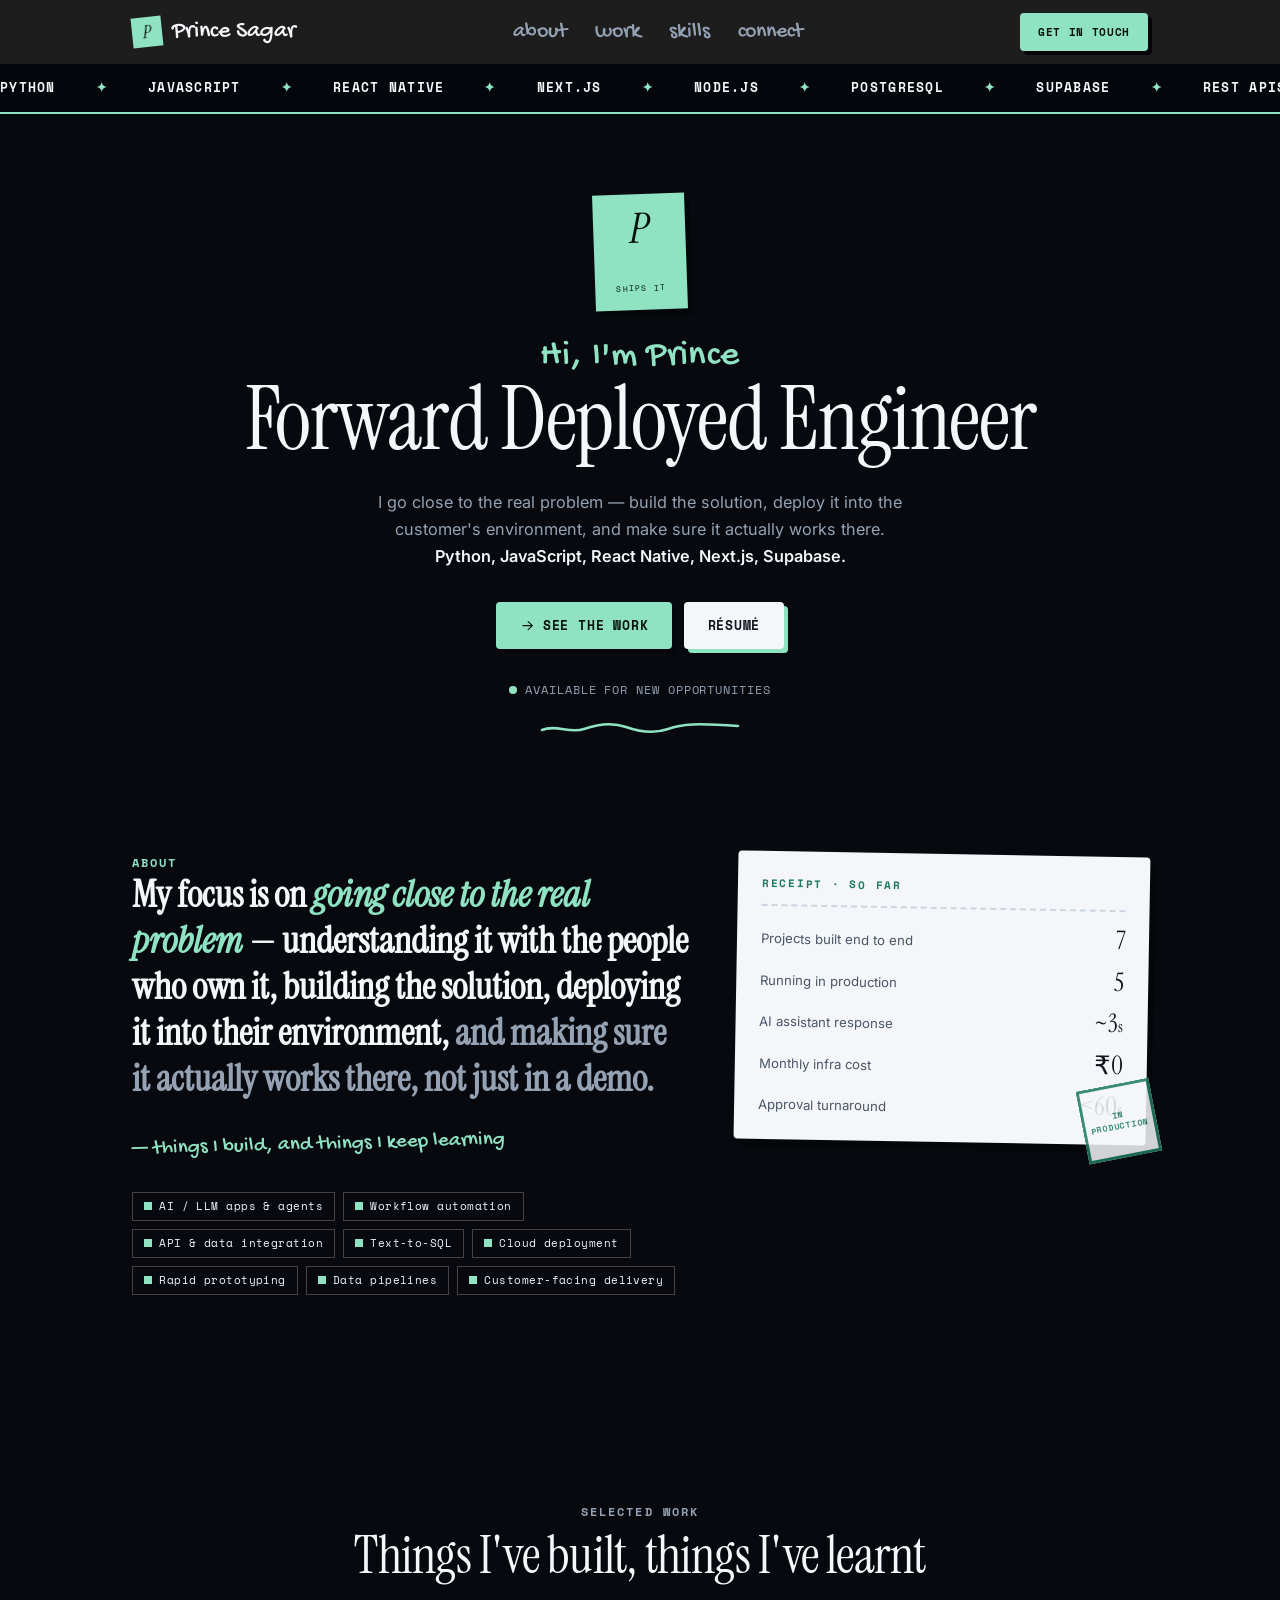
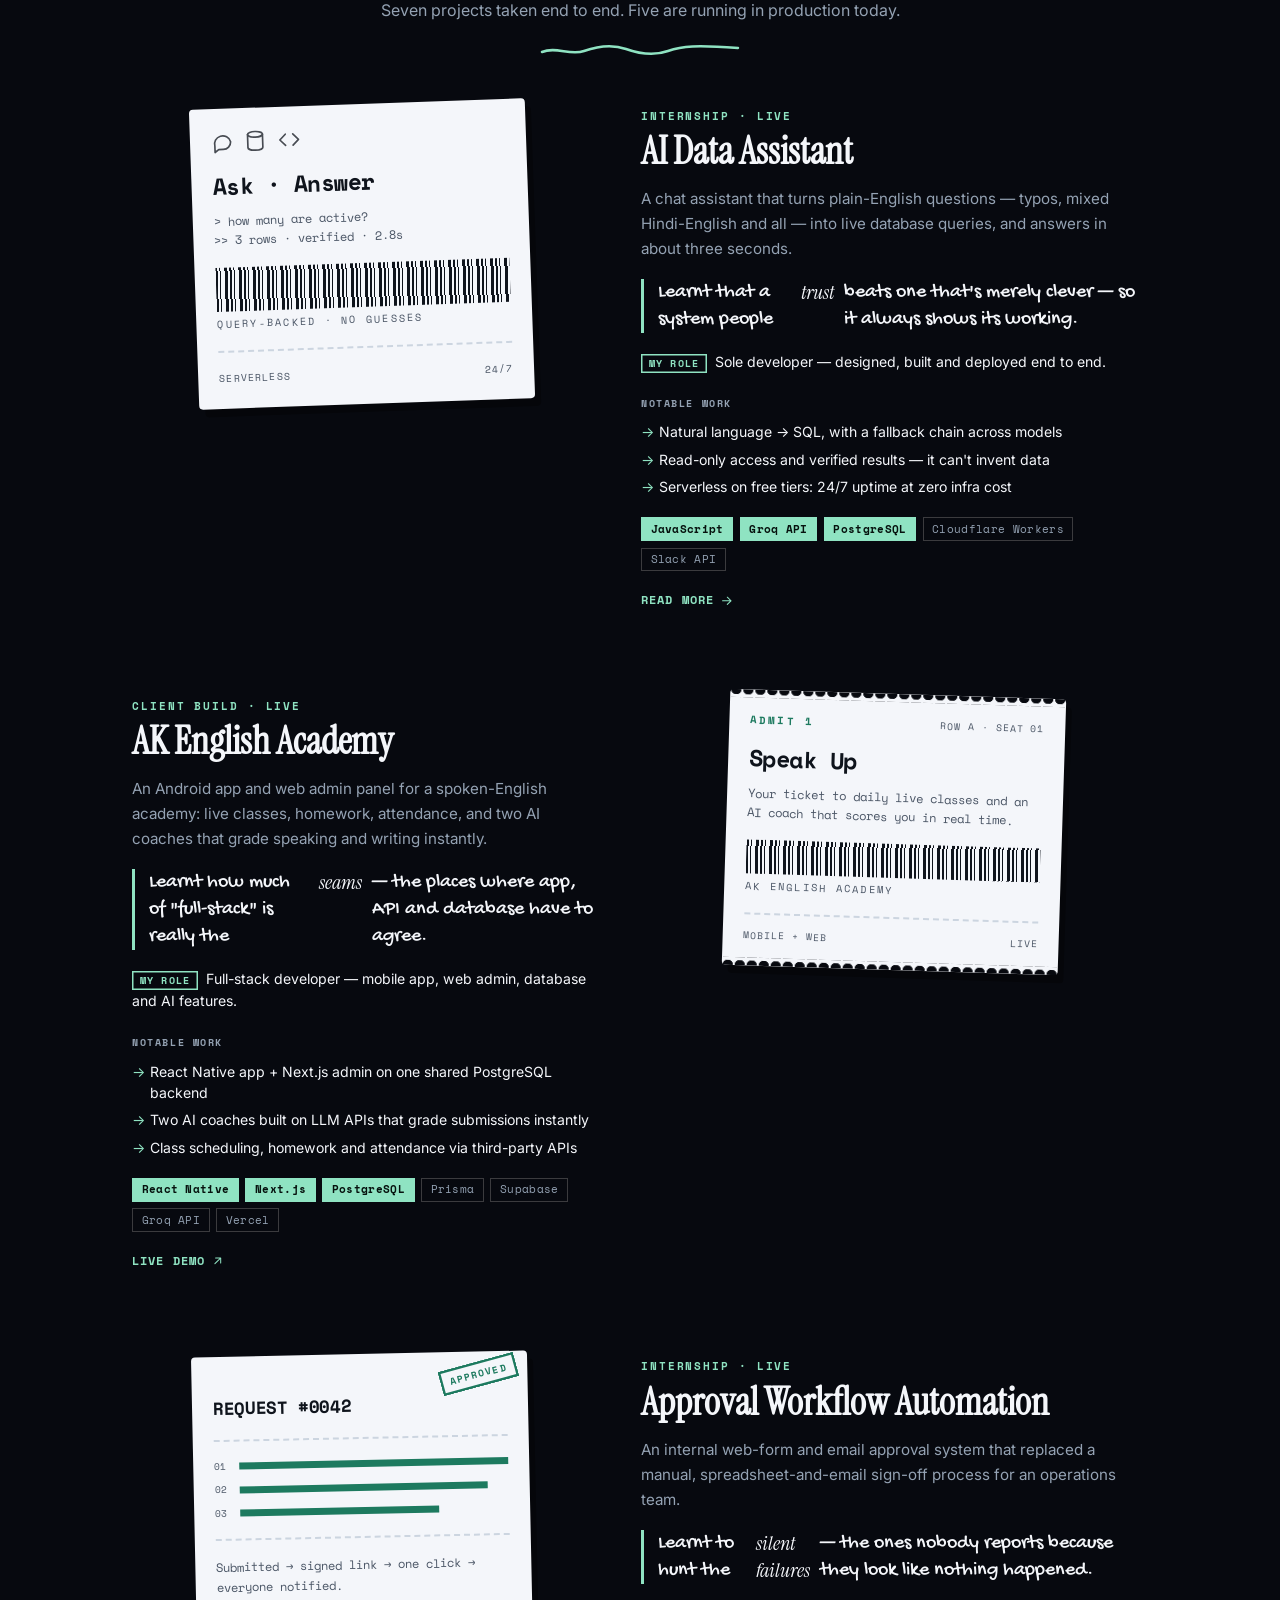
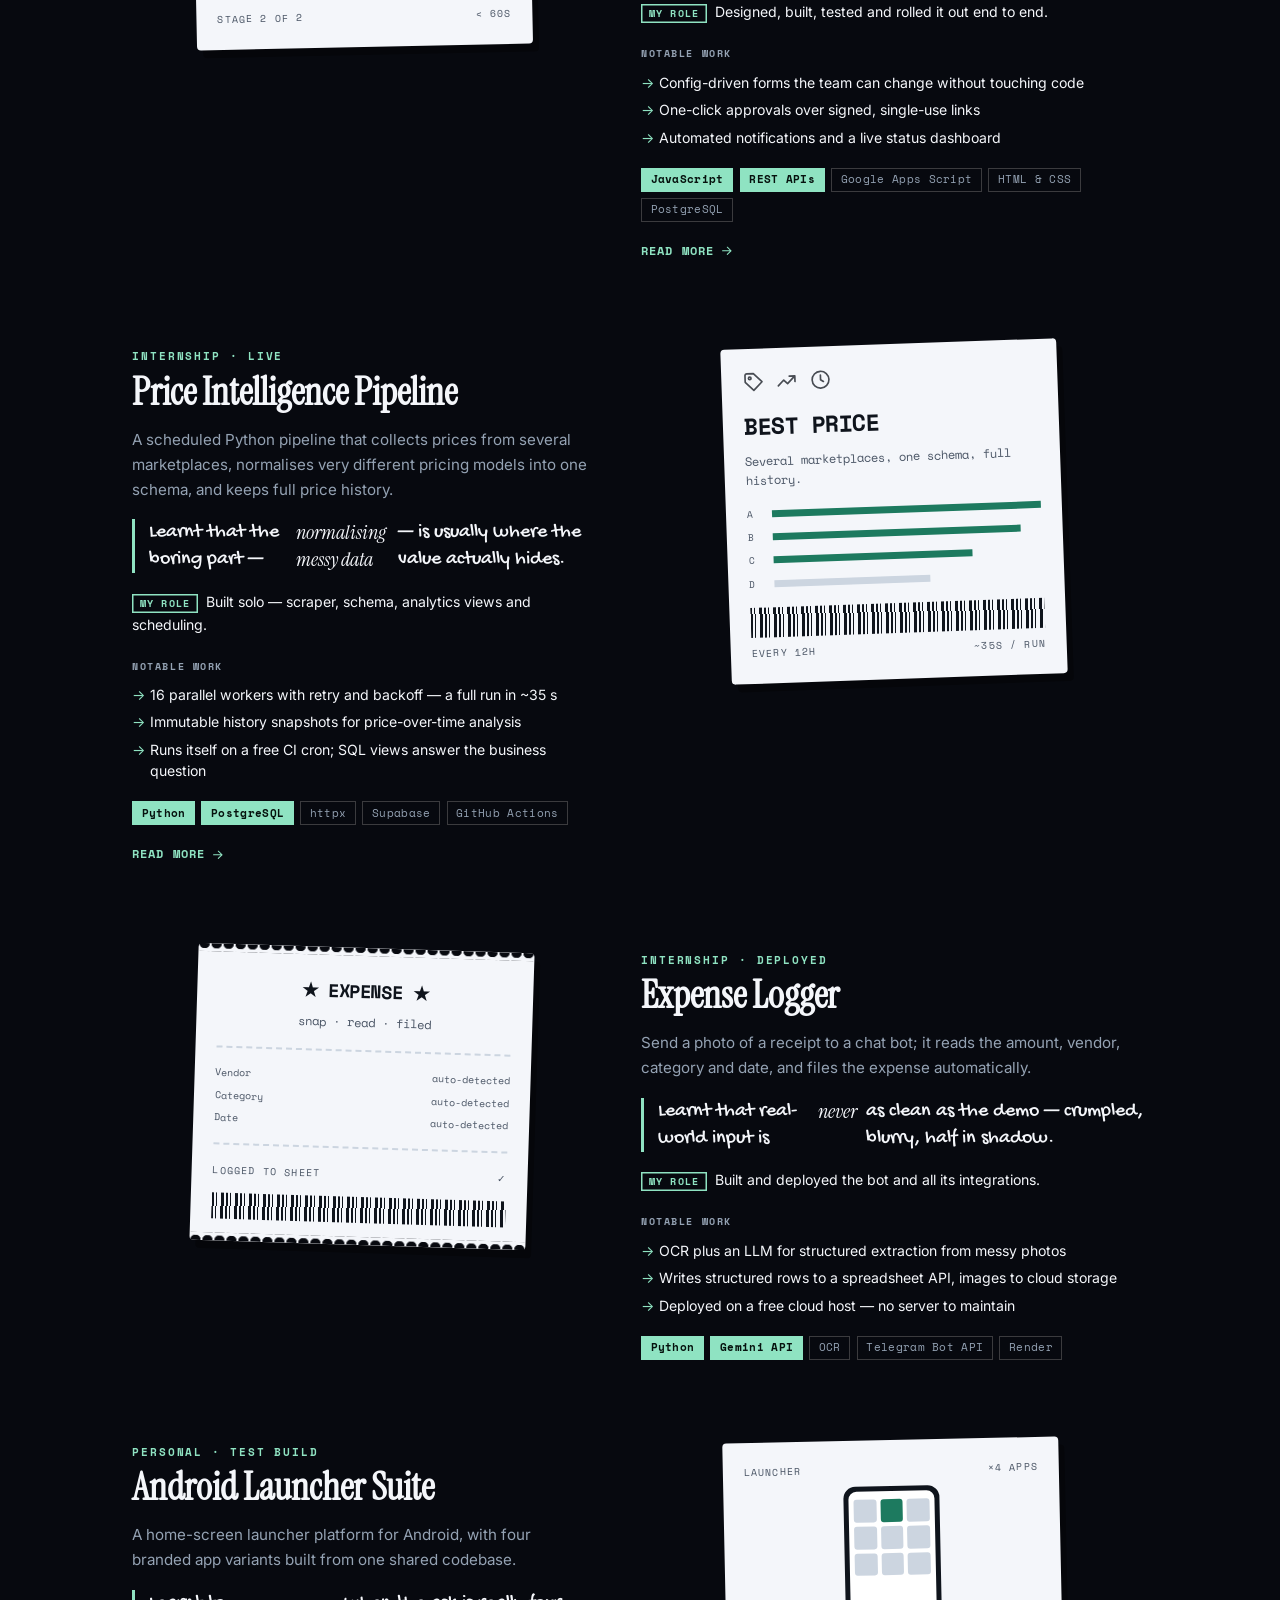
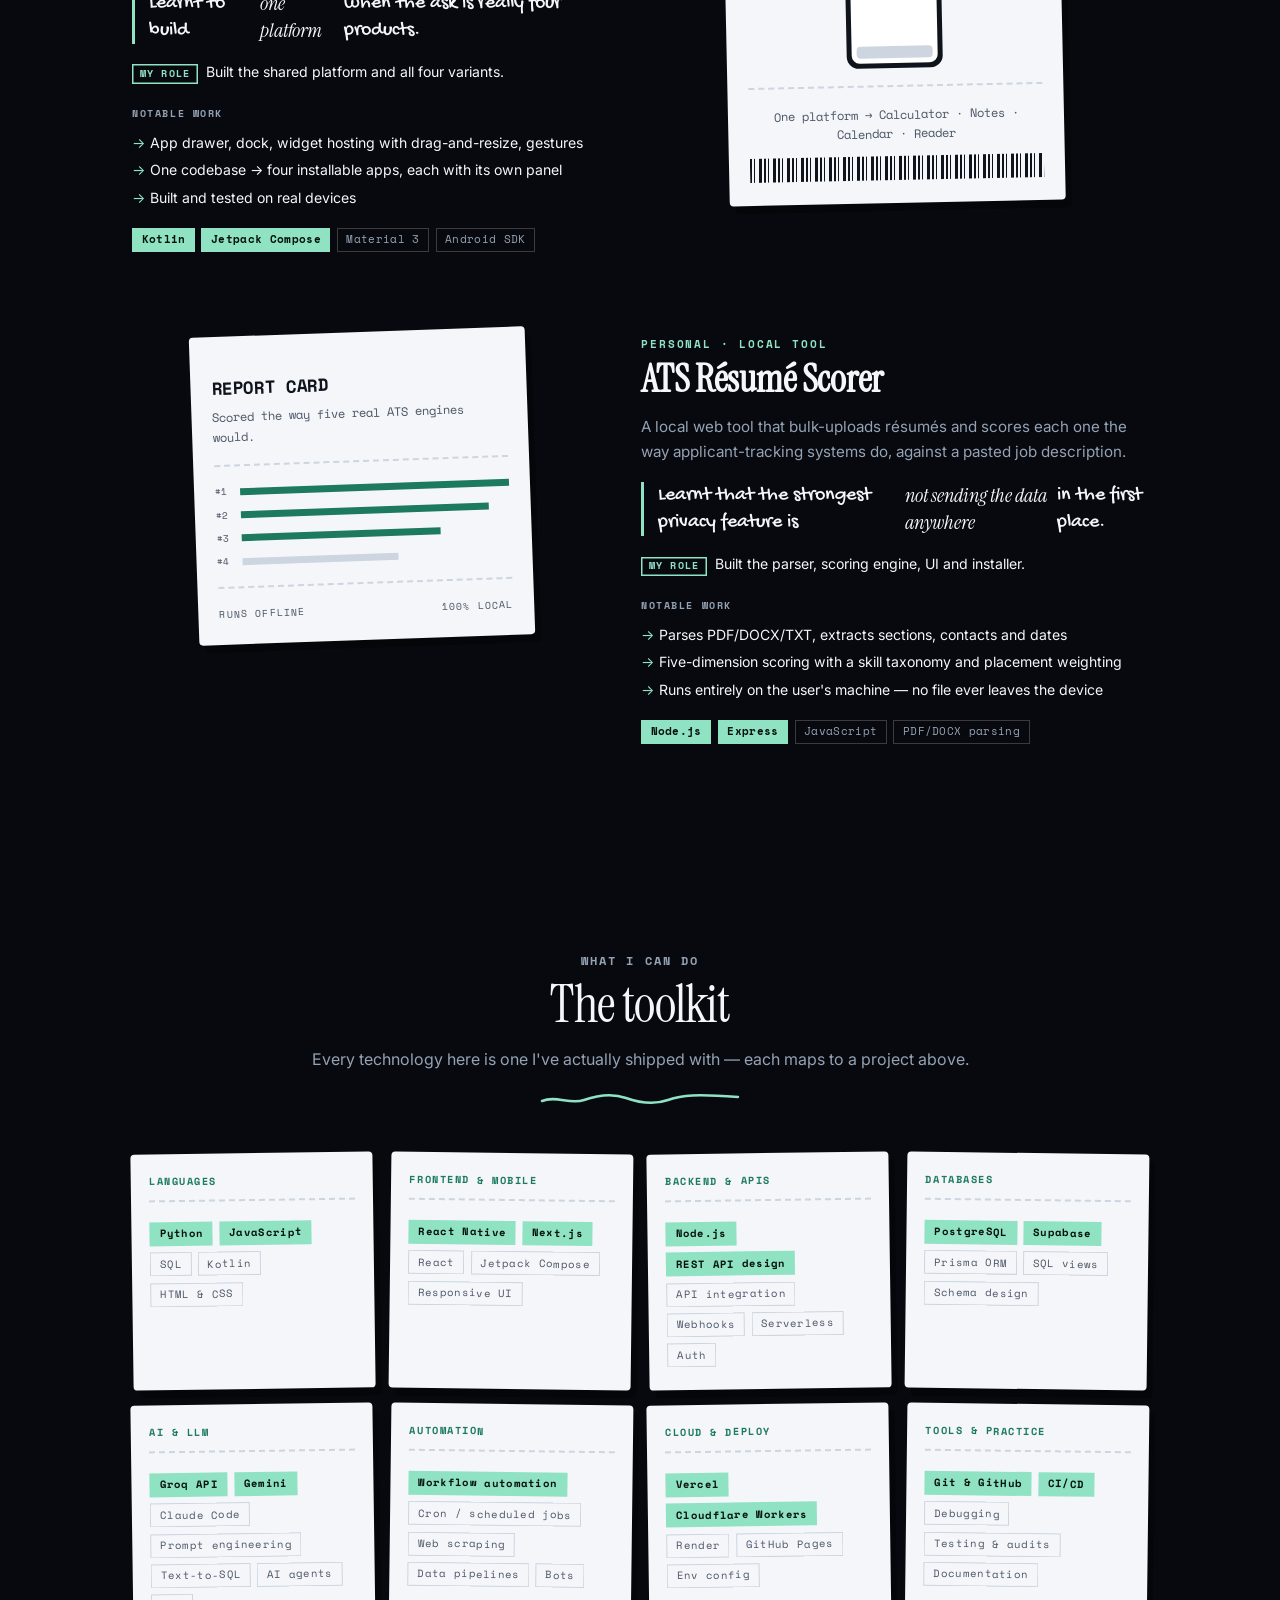
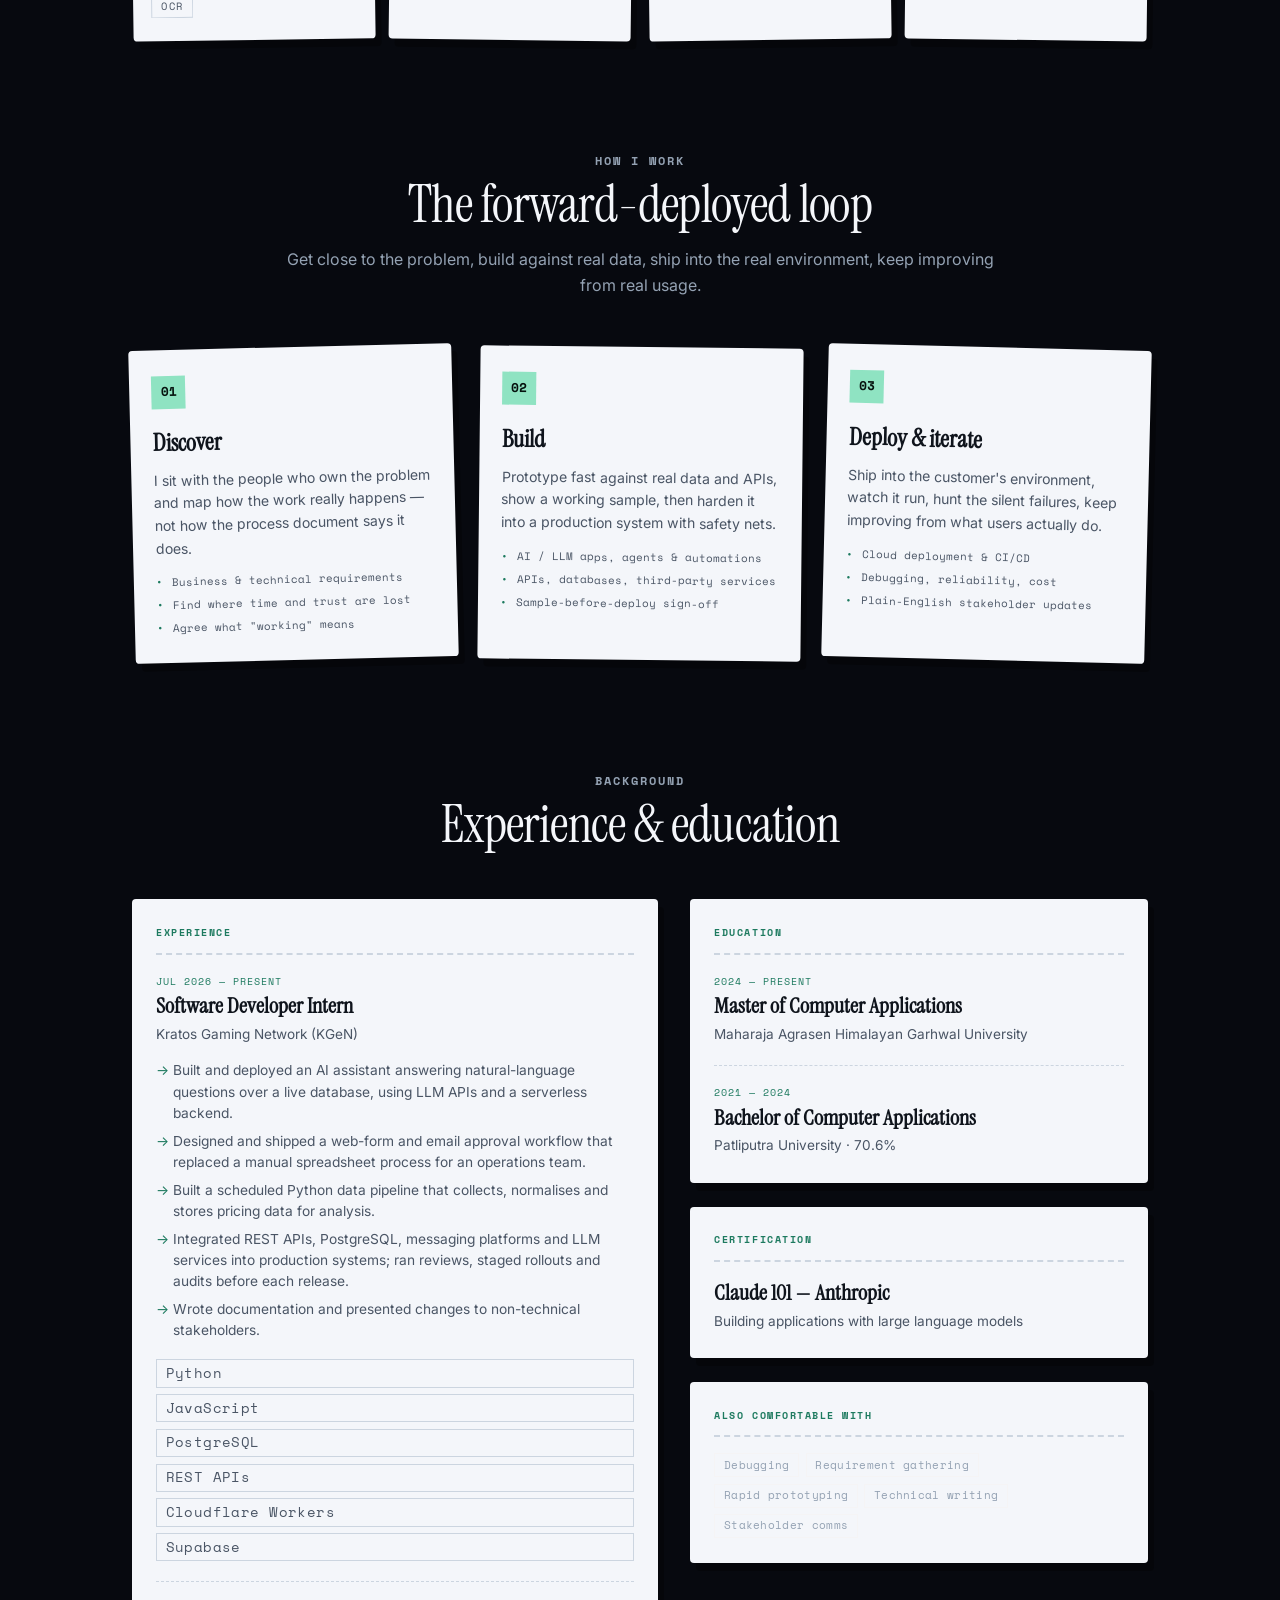
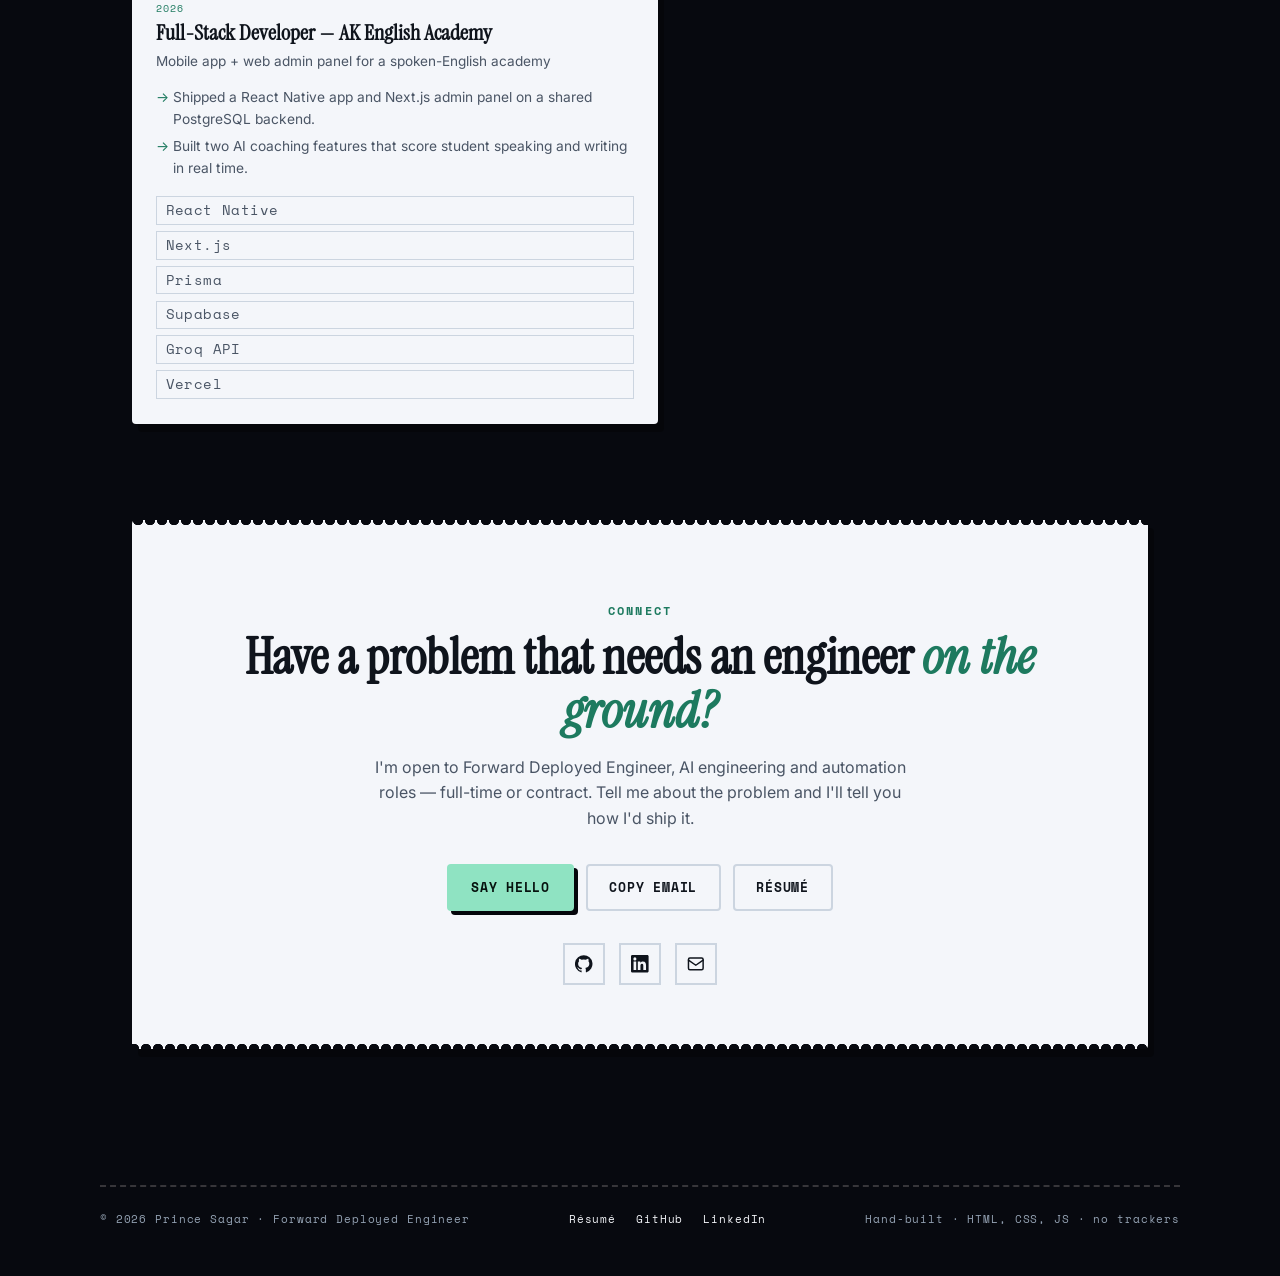
<file: index.html>
<!DOCTYPE html>
<html lang="en">
<head>
  <meta charset="UTF-8">
  <meta name="viewport" content="width=device-width, initial-scale=1.0">

  <title>Prince Sagar — Forward Deployed Engineer</title>
  <meta name="description" content="Prince Sagar is a Forward Deployed Engineer — he works with the people who own a problem, builds AI and automation solutions, deploys them into real environments and keeps them working. Python, JavaScript, React Native, Next.js, Supabase.">
  <meta name="author" content="Prince Sagar">
  <meta name="theme-color" content="#07090f">

  <meta property="og:type" content="website">
  <meta property="og:title" content="Prince Sagar — Forward Deployed Engineer">
  <meta property="og:description" content="I go close to the real problem, build the solution, deploy it, and make sure it actually works.">
  <meta property="og:url" content="https://sagarprince05.github.io">
  <meta property="og:image" content="https://sagarprince05.github.io/assets/og.png">
  <meta name="twitter:card" content="summary_large_image">

  <link rel="icon" href="assets/favicon.svg?v=20260929d" type="image/svg+xml">
  <link rel="canonical" href="https://sagarprince05.github.io">

  <link rel="preconnect" href="https://fonts.googleapis.com">
  <link rel="preconnect" href="https://fonts.gstatic.com" crossorigin>
  <link href="https://fonts.googleapis.com/css2?family=Inter:wght@400;500;600;700&family=Instrument+Serif:ital@0;1&family=Space+Mono:wght@400;700&family=Gochi+Hand&display=swap" rel="stylesheet">
  <link rel="stylesheet" href="styles.css?v=20260929d">

  <script type="application/ld+json">
  {
    "@context": "https://schema.org",
    "@type": "Person",
    "name": "Prince Sagar",
    "jobTitle": "Forward Deployed Engineer",
    "url": "https://sagarprince05.github.io",
    "image": "https://sagarprince05.github.io/assets/prince.webp",
    "email": "mailto:prince.nbt05@gmail.com",
    "sameAs": ["https://github.com/sagarprince05", "https://www.linkedin.com/in/prince-sagar-b469223b5"],
    "knowsAbout": ["Forward deployed engineering", "Software development", "Python", "JavaScript", "React Native", "Next.js", "Backend development", "REST APIs", "Supabase", "PostgreSQL", "AI and LLM integration", "Automation", "Git", "Cloud deployment"],
    "alumniOf": [
      { "@type": "CollegeOrUniversity", "name": "Maharaja Agrasen Himalayan Garhwal University" },
      { "@type": "CollegeOrUniversity", "name": "Patliputra University" }
    ]
  }
  </script>
</head>
<body>
  <a class="skip-link" href="#content">Skip to content</a>

  <!-- ============ HEADER ============ -->
  <header class="site-header" id="top">
    <div class="container nav-bar">
      <a class="brand" href="#top"><span class="seal" aria-hidden="true">P</span>Prince Sagar</a>
      <nav class="nav-links" aria-label="Primary">
        <a class="nav-link" href="#about">about</a>
        <a class="nav-link" href="#work">work</a>
        <a class="nav-link" href="#skills">skills</a>
        <a class="nav-link" href="#contact">connect</a>
      </nav>
      <div class="nav-actions">
        <a class="btn btn-accent" href="mailto:prince.nbt05@gmail.com">Get in touch</a>
        <button class="nav-toggle" type="button" aria-label="Open menu" aria-expanded="false" aria-controls="nav-panel">
          <svg class="icon-open" viewBox="0 0 24 24" fill="none" stroke="currentColor" stroke-width="2" stroke-linecap="round" aria-hidden="true"><path d="M4 7h16M4 12h16M4 17h16"/></svg>
          <svg class="icon-close" viewBox="0 0 24 24" fill="none" stroke="currentColor" stroke-width="2" stroke-linecap="round" aria-hidden="true"><path d="M6 6l12 12M18 6 6 18"/></svg>
        </button>
      </div>
    </div>
    <nav class="container nav-panel" id="nav-panel" aria-label="Mobile">
      <a href="#about">about</a>
      <a href="#work">work</a>
      <a href="#skills">skills</a>
      <a href="#contact">connect</a>
    </nav>
  </header>

  <main id="content">

    <!-- ============ TICKER ============ -->
    <div class="ticker" aria-label="Tools I work with">
      <div class="ticker-track">
        <span>Python</span><span>JavaScript</span><span>React Native</span><span>Next.js</span><span>Node.js</span><span>PostgreSQL</span><span>Supabase</span><span>REST APIs</span><span>Groq</span><span>Gemini</span><span>Git</span><span>Vercel</span><span>Kotlin</span>
        <span aria-hidden="true">Python</span><span aria-hidden="true">JavaScript</span><span aria-hidden="true">React Native</span><span aria-hidden="true">Next.js</span><span aria-hidden="true">Node.js</span><span aria-hidden="true">PostgreSQL</span><span aria-hidden="true">Supabase</span><span aria-hidden="true">REST APIs</span><span aria-hidden="true">Groq</span><span aria-hidden="true">Gemini</span><span aria-hidden="true">Git</span><span aria-hidden="true">Vercel</span><span aria-hidden="true">Kotlin</span>
      </div>
    </div>

    <!-- ============ HERO ============ -->
    <section class="hero container" aria-labelledby="hero-title">
      <div class="hero-seal">
        <span class="glyph" aria-hidden="true">P</span>
        <span class="sub">Ships it</span>
      </div>
      <h1 class="hero-title display" id="hero-title">
        <span class="l1">Hi, I'm Prince</span>
        <span class="l2">Forward Deployed Engineer</span>
      </h1>
      <p class="hero-blurb">I go close to the real problem — build the solution, deploy it into the customer's environment, and make sure it actually works there. <strong>Python, JavaScript, React&nbsp;Native, Next.js, Supabase.</strong></p>
      <div class="hero-actions">
        <a class="btn btn-accent" href="#work">
          <svg viewBox="0 0 20 20" fill="currentColor" aria-hidden="true"><path fill-rule="evenodd" d="M3 10a.75.75 0 0 1 .75-.75h10.638L10.23 5.29a.75.75 0 1 1 1.04-1.08l5.5 5.25a.75.75 0 0 1 0 1.08l-5.5 5.25a.75.75 0 1 1-1.04-1.08l4.158-3.96H3.75A.75.75 0 0 1 3 10z" clip-rule="evenodd"/></svg>
          See the work
        </a>
        <a class="btn btn-paper" href="assets/resume.pdf" target="_blank" rel="noreferrer">Résumé</a>
      </div>
      <p class="hero-note"><span class="dot" aria-hidden="true"></span>Available for new opportunities</p>
      <svg class="rule" viewBox="0 0 200 12" fill="none" aria-hidden="true"><path d="M2 8c14-6 28 4 42-1s28-7 42-2 28 7 42 2 28-6 70-3" stroke="currentColor" stroke-width="2.5" stroke-linecap="round"/></svg>
    </section>

    <!-- ============ ABOUT ============ -->
    <section class="section container reveal" id="about" aria-labelledby="about-title">
      <div class="about-wrap">
        <div>
          <p class="eyebrow">About</p>
          <h2 class="about-statement" id="about-title">My focus is on <em>going close to the real problem</em> — understanding it with the people who own it, building the solution, deploying it into their environment, <span class="soft">and making sure it actually works there, not just in a demo.</span></h2>
          <p class="about-note">— things I&nbsp;build, and things I&nbsp;keep learning</p>
          <ul class="chips" aria-label="What I do">
            <li class="chip"><i aria-hidden="true"></i>AI / LLM apps &amp; agents</li>
            <li class="chip"><i aria-hidden="true"></i>Workflow automation</li>
            <li class="chip"><i aria-hidden="true"></i>API &amp; data integration</li>
            <li class="chip"><i aria-hidden="true"></i>Text-to-SQL</li>
            <li class="chip"><i aria-hidden="true"></i>Cloud deployment</li>
            <li class="chip"><i aria-hidden="true"></i>Rapid prototyping</li>
            <li class="chip"><i aria-hidden="true"></i>Data pipelines</li>
            <li class="chip"><i aria-hidden="true"></i>Customer-facing delivery</li>
          </ul>
        </div>

        <div class="paper postcard">
          <h3>Receipt · so far</h3>
          <dl>
            <div class="row"><dt>Projects built end to end</dt><dd>7</dd></div>
            <div class="row"><dt>Running in production</dt><dd>5</dd></div>
            <div class="row"><dt>AI assistant response</dt><dd>~3<small>s</small></dd></div>
            <div class="row"><dt>Monthly infra cost</dt><dd>₹0</dd></div>
            <div class="row"><dt>Approval turnaround</dt><dd>&lt;60<small>s</small></dd></div>
          </dl>
          <span class="stamp-mark" aria-hidden="true">In<br>Production</span>
        </div>
      </div>
    </section>

    <!-- ============ WORK ============ -->
    <section class="section container reveal" id="work" aria-labelledby="work-title">
      <div class="section-head">
        <p class="eyebrow">Selected work</p>
        <h2 class="display" id="work-title">Things I've built, things I've learnt</h2>
        <p>Seven projects taken end to end. Five are running in production today.</p>
        <svg class="rule" viewBox="0 0 200 12" fill="none" aria-hidden="true"><path d="M2 8c14-6 28 4 42-1s28-7 42-2 28 7 42 2 28-6 70-3" stroke="currentColor" stroke-width="2.5" stroke-linecap="round"/></svg>
      </div>

      <div class="work-list">

        <!-- 1 — printout / receipt with barcode -->
        <article class="entry">
          <div class="entry-art">
            <div class="paper artifact tilt-a">
              <div class="art-icons" aria-hidden="true">
                <svg viewBox="0 0 24 24" fill="none" stroke="currentColor" stroke-width="1.8" stroke-linecap="round" stroke-linejoin="round"><path d="M21 12a8 8 0 0 1-8 8H8l-4 3v-6.5A8 8 0 1 1 21 12z"/></svg>
                <svg viewBox="0 0 24 24" fill="none" stroke="currentColor" stroke-width="1.8" stroke-linecap="round" stroke-linejoin="round"><ellipse cx="12" cy="5" rx="8" ry="3"/><path d="M4 5v14c0 1.7 3.6 3 8 3s8-1.3 8-3V5"/></svg>
                <svg viewBox="0 0 24 24" fill="none" stroke="currentColor" stroke-width="1.8" stroke-linecap="round" stroke-linejoin="round"><path d="m8 6-6 6 6 6M16 6l6 6-6 6"/></svg>
              </div>
              <p class="art-title">Ask · Answer</p>
              <p class="art-sub">&gt; how many are active?<br>&gt;&gt; 3 rows · verified · 2.8s</p>
              <div class="barcode" aria-hidden="true"></div>
              <p class="barcode-num">QUERY-BACKED · NO GUESSES</p>
              <div class="art-divider" aria-hidden="true"></div>
              <div class="art-meta"><span>Serverless</span><span>24/7</span></div>
            </div>
          </div>
          <div class="entry-body">
            <p class="entry-kicker">Internship · Live</p>
            <h3 class="entry-title">AI Data Assistant</h3>
            <p class="entry-sum">A chat assistant that turns plain-English questions — typos, mixed Hindi-English and all — into live database queries, and answers in about three seconds.</p>
            <p class="entry-learnt">Learnt that a system people <em>trust</em> beats one that's merely clever — so it always shows its working.</p>
            <p class="entry-role"><span>My role</span>Sole developer — designed, built and deployed end to end.</p>
            <div class="entry-notable">
              <h4>Notable work</h4>
              <ul>
                <li>Natural language → SQL, with a fallback chain across models</li>
                <li>Read-only access and verified results — it can't invent data</li>
                <li>Serverless on free tiers: 24/7 uptime at zero infra cost</li>
              </ul>
            </div>
            <ul class="tags"><li class="key">JavaScript</li><li class="key">Groq API</li><li class="key">PostgreSQL</li><li>Cloudflare Workers</li><li>Slack API</li></ul>
            <div class="entry-links">
              <a class="entry-link" href="projects/ai-data-assistant.html">Read more
                <svg viewBox="0 0 20 20" fill="currentColor" aria-hidden="true"><path fill-rule="evenodd" d="M3 10a.75.75 0 0 1 .75-.75h10.638L10.23 5.29a.75.75 0 1 1 1.04-1.08l5.5 5.25a.75.75 0 0 1 0 1.08l-5.5 5.25a.75.75 0 1 1-1.04-1.08l4.158-3.96H3.75A.75.75 0 0 1 3 10z" clip-rule="evenodd"/></svg>
              </a>
            </div>
          </div>
        </article>

        <!-- 2 — ADMIT ONE ticket -->
        <article class="entry">
          <div class="entry-art">
            <div class="paper artifact ticket tilt-b perf">
              <div class="ticket-head">
                <span class="admit">ADMIT 1</span>
                <span class="ticket-seat">ROW&nbsp;A · SEAT&nbsp;01</span>
              </div>
              <p class="art-title" style="margin-top:0.7rem">Speak&nbsp;Up</p>
              <p class="art-sub">Your ticket to daily live classes and an AI coach that scores you in real time.</p>
              <div class="barcode" aria-hidden="true" style="height:34px"></div>
              <p class="barcode-num">AK ENGLISH ACADEMY</p>
              <div class="ticket-stub">
                <span class="ticket-seat">MOBILE + WEB</span>
                <span class="ticket-seat">LIVE</span>
              </div>
            </div>
          </div>
          <div class="entry-body">
            <p class="entry-kicker">Client build · Live</p>
            <h3 class="entry-title">AK English Academy</h3>
            <p class="entry-sum">An Android app and web admin panel for a spoken-English academy: live classes, homework, attendance, and two AI coaches that grade speaking and writing instantly.</p>
            <p class="entry-learnt">Learnt how much of "full-stack" is really the <em>seams</em> — the places where app, API and database have to agree.</p>
            <p class="entry-role"><span>My role</span>Full-stack developer — mobile app, web admin, database and AI features.</p>
            <div class="entry-notable">
              <h4>Notable work</h4>
              <ul>
                <li>React Native app + Next.js admin on one shared PostgreSQL backend</li>
                <li>Two AI coaches built on LLM APIs that grade submissions instantly</li>
                <li>Class scheduling, homework and attendance via third-party APIs</li>
              </ul>
            </div>
            <ul class="tags"><li class="key">React Native</li><li class="key">Next.js</li><li class="key">PostgreSQL</li><li>Prisma</li><li>Supabase</li><li>Groq API</li><li>Vercel</li></ul>
            <div class="entry-links">
              <a class="entry-link" href="https://ak-english-academy.vercel.app" target="_blank" rel="noreferrer">Live demo
                <svg viewBox="0 0 20 20" fill="currentColor" aria-hidden="true"><path fill-rule="evenodd" d="M5.22 14.78a.75.75 0 0 0 1.06 0l7.22-7.22v5.69a.75.75 0 0 0 1.5 0v-7.5a.75.75 0 0 0-.75-.75h-7.5a.75.75 0 0 0 0 1.5h5.69l-7.22 7.22a.75.75 0 0 0 0 1.06z" clip-rule="evenodd"/></svg>
              </a>
            </div>
          </div>
        </article>

        <!-- 3 — stamped form -->
        <article class="entry">
          <div class="entry-art">
            <div class="paper artifact tilt-c">
              <span class="approved" aria-hidden="true">APPROVED</span>
              <p class="art-title" style="font-size:1.1rem">REQUEST&nbsp;#0042</p>
              <div class="art-divider" aria-hidden="true"></div>
              <div class="art-meter" aria-hidden="true">
                <div class="m"><span>01</span><b style="width:100%"></b></div>
                <div class="m"><span>02</span><b></b></div>
                <div class="m"><span>03</span><b></b></div>
              </div>
              <div class="art-divider" aria-hidden="true"></div>
              <p class="art-sub">Submitted&nbsp;→ signed link&nbsp;→ one click&nbsp;→ everyone notified.</p>
              <div class="art-meta" style="margin-top:0.9rem"><span>Stage 2 of 2</span><span>&lt; 60s</span></div>
            </div>
          </div>
          <div class="entry-body">
            <p class="entry-kicker">Internship · Live</p>
            <h3 class="entry-title">Approval Workflow Automation</h3>
            <p class="entry-sum">An internal web-form and email approval system that replaced a manual, spreadsheet-and-email sign-off process for an operations team.</p>
            <p class="entry-learnt">Learnt to hunt the <em>silent failures</em> — the ones nobody reports because they look like nothing happened.</p>
            <p class="entry-role"><span>My role</span>Designed, built, tested and rolled it out end to end.</p>
            <div class="entry-notable">
              <h4>Notable work</h4>
              <ul>
                <li>Config-driven forms the team can change without touching code</li>
                <li>One-click approvals over signed, single-use links</li>
                <li>Automated notifications and a live status dashboard</li>
              </ul>
            </div>
            <ul class="tags"><li class="key">JavaScript</li><li class="key">REST APIs</li><li>Google Apps Script</li><li>HTML &amp; CSS</li><li>PostgreSQL</li></ul>
            <div class="entry-links">
              <a class="entry-link" href="projects/approval-automation.html">Read more
                <svg viewBox="0 0 20 20" fill="currentColor" aria-hidden="true"><path fill-rule="evenodd" d="M3 10a.75.75 0 0 1 .75-.75h10.638L10.23 5.29a.75.75 0 1 1 1.04-1.08l5.5 5.25a.75.75 0 0 1 0 1.08l-5.5 5.25a.75.75 0 1 1-1.04-1.08l4.158-3.96H3.75A.75.75 0 0 1 3 10z" clip-rule="evenodd"/></svg>
              </a>
            </div>
          </div>
        </article>

        <!-- 4 — price / swing tag -->
        <article class="entry">
          <div class="entry-art">
            <div class="paper artifact tilt-a">
              <div class="art-icons" aria-hidden="true">
                <svg viewBox="0 0 24 24" fill="none" stroke="currentColor" stroke-width="1.8" stroke-linecap="round" stroke-linejoin="round"><path d="M3 12V5a2 2 0 0 1 2-2h7l9 9-9 9-9-9z"/><circle cx="8" cy="8" r="1.4"/></svg>
                <svg viewBox="0 0 24 24" fill="none" stroke="currentColor" stroke-width="1.8" stroke-linecap="round" stroke-linejoin="round"><path d="M3 17l6-6 4 4 8-8M15 7h6v6"/></svg>
                <svg viewBox="0 0 24 24" fill="none" stroke="currentColor" stroke-width="1.8" stroke-linecap="round" stroke-linejoin="round"><circle cx="12" cy="12" r="9"/><path d="M12 7v5l3 2"/></svg>
              </div>
              <p class="art-title">BEST&nbsp;PRICE</p>
              <p class="art-sub">Several marketplaces, one schema, full history.</p>
              <div class="art-meter" aria-hidden="true">
                <div class="m"><span>A</span><b></b></div>
                <div class="m"><span>B</span><b></b></div>
                <div class="m"><span>C</span><b></b></div>
                <div class="m"><span>D</span><b></b></div>
              </div>
              <div class="barcode" aria-hidden="true" style="height:30px;margin-top:1rem"></div>
              <div class="art-meta" style="margin-top:0.5rem"><span>Every 12h</span><span>~35s / run</span></div>
            </div>
          </div>
          <div class="entry-body">
            <p class="entry-kicker">Internship · Live</p>
            <h3 class="entry-title">Price Intelligence Pipeline</h3>
            <p class="entry-sum">A scheduled Python pipeline that collects prices from several marketplaces, normalises very different pricing models into one schema, and keeps full price history.</p>
            <p class="entry-learnt">Learnt that the boring part — <em>normalising messy data</em> — is usually where the value actually hides.</p>
            <p class="entry-role"><span>My role</span>Built solo — scraper, schema, analytics views and scheduling.</p>
            <div class="entry-notable">
              <h4>Notable work</h4>
              <ul>
                <li>16 parallel workers with retry and backoff — a full run in ~35 s</li>
                <li>Immutable history snapshots for price-over-time analysis</li>
                <li>Runs itself on a free CI cron; SQL views answer the business question</li>
              </ul>
            </div>
            <ul class="tags"><li class="key">Python</li><li class="key">PostgreSQL</li><li>httpx</li><li>Supabase</li><li>GitHub Actions</li></ul>
            <div class="entry-links">
              <a class="entry-link" href="projects/price-intelligence.html">Read more
                <svg viewBox="0 0 20 20" fill="currentColor" aria-hidden="true"><path fill-rule="evenodd" d="M3 10a.75.75 0 0 1 .75-.75h10.638L10.23 5.29a.75.75 0 1 1 1.04-1.08l5.5 5.25a.75.75 0 0 1 0 1.08l-5.5 5.25a.75.75 0 1 1-1.04-1.08l4.158-3.96H3.75A.75.75 0 0 1 3 10z" clip-rule="evenodd"/></svg>
              </a>
            </div>
          </div>
        </article>

        <!-- 5 — till receipt -->
        <article class="entry">
          <div class="entry-art">
            <div class="paper artifact tilt-b perf">
              <p class="art-title" style="font-size:1.15rem;text-align:center;margin-top:0.4rem">★ EXPENSE ★</p>
              <p class="art-sub" style="text-align:center">snap · read · filed</p>
              <div class="art-divider" aria-hidden="true"></div>
              <div class="art-meta" style="text-transform:none;letter-spacing:0"><span>Vendor</span><span>auto-detected</span></div>
              <div class="art-meta" style="text-transform:none;letter-spacing:0;margin-top:0.4rem"><span>Category</span><span>auto-detected</span></div>
              <div class="art-meta" style="text-transform:none;letter-spacing:0;margin-top:0.4rem"><span>Date</span><span>auto-detected</span></div>
              <div class="art-divider" aria-hidden="true"></div>
              <div class="art-meta"><span>Logged to sheet</span><span>✓</span></div>
              <div class="barcode" aria-hidden="true" style="height:26px;margin-top:0.9rem"></div>
            </div>
          </div>
          <div class="entry-body">
            <p class="entry-kicker">Internship · Deployed</p>
            <h3 class="entry-title">Expense Logger</h3>
            <p class="entry-sum">Send a photo of a receipt to a chat bot; it reads the amount, vendor, category and date, and files the expense automatically.</p>
            <p class="entry-learnt">Learnt that real-world input is <em>never</em> as clean as the demo — crumpled, blurry, half in shadow.</p>
            <p class="entry-role"><span>My role</span>Built and deployed the bot and all its integrations.</p>
            <div class="entry-notable">
              <h4>Notable work</h4>
              <ul>
                <li>OCR plus an LLM for structured extraction from messy photos</li>
                <li>Writes structured rows to a spreadsheet API, images to cloud storage</li>
                <li>Deployed on a free cloud host — no server to maintain</li>
              </ul>
            </div>
            <ul class="tags"><li class="key">Python</li><li class="key">Gemini API</li><li>OCR</li><li>Telegram Bot API</li><li>Render</li></ul>
          </div>
        </article>

        <!-- 6 — luggage tag with phone -->
        <article class="entry">
          <div class="entry-art">
            <div class="paper artifact tilt-c">
              <div class="art-meta"><span>Launcher</span><span>×4 apps</span></div>
              <div class="art-phone" aria-hidden="true"><div class="scr"><div class="apps"><i></i><i></i><i></i><i></i><i></i><i></i><i></i><i></i><i></i></div><div class="dock"></div></div></div>
              <div class="art-divider" aria-hidden="true"></div>
              <p class="art-sub" style="text-align:center">One platform → Calculator · Notes · Calendar · Reader</p>
              <div class="barcode" aria-hidden="true" style="height:24px;margin-top:0.8rem"></div>
            </div>
          </div>
          <div class="entry-body">
            <p class="entry-kicker">Personal · Test build</p>
            <h3 class="entry-title">Android Launcher Suite</h3>
            <p class="entry-sum">A home-screen launcher platform for Android, with four branded app variants built from one shared codebase.</p>
            <p class="entry-learnt">Learnt to build <em>one platform</em> when the ask is really four products.</p>
            <p class="entry-role"><span>My role</span>Built the shared platform and all four variants.</p>
            <div class="entry-notable">
              <h4>Notable work</h4>
              <ul>
                <li>App drawer, dock, widget hosting with drag-and-resize, gestures</li>
                <li>One codebase → four installable apps, each with its own panel</li>
                <li>Built and tested on real devices</li>
              </ul>
            </div>
            <ul class="tags"><li class="key">Kotlin</li><li class="key">Jetpack Compose</li><li>Material 3</li><li>Android SDK</li></ul>
          </div>
        </article>

        <!-- 7 — report card -->
        <article class="entry">
          <div class="entry-art">
            <div class="paper artifact tilt-a">
              <p class="art-title" style="font-size:1.1rem">REPORT&nbsp;CARD</p>
              <p class="art-sub">Scored the way five real ATS engines would.</p>
              <div class="art-divider" aria-hidden="true"></div>
              <div class="art-meter" aria-hidden="true">
                <div class="m"><span>#1</span><b></b></div>
                <div class="m"><span>#2</span><b></b></div>
                <div class="m"><span>#3</span><b></b></div>
                <div class="m"><span>#4</span><b></b></div>
              </div>
              <div class="art-divider" aria-hidden="true"></div>
              <div class="art-meta"><span>Runs offline</span><span>100% local</span></div>
            </div>
          </div>
          <div class="entry-body">
            <p class="entry-kicker">Personal · Local tool</p>
            <h3 class="entry-title">ATS Résumé Scorer</h3>
            <p class="entry-sum">A local web tool that bulk-uploads résumés and scores each one the way applicant-tracking systems do, against a pasted job description.</p>
            <p class="entry-learnt">Learnt that the strongest privacy feature is <em>not sending the data anywhere</em> in the first place.</p>
            <p class="entry-role"><span>My role</span>Built the parser, scoring engine, UI and installer.</p>
            <div class="entry-notable">
              <h4>Notable work</h4>
              <ul>
                <li>Parses PDF/DOCX/TXT, extracts sections, contacts and dates</li>
                <li>Five-dimension scoring with a skill taxonomy and placement weighting</li>
                <li>Runs entirely on the user's machine — no file ever leaves the device</li>
              </ul>
            </div>
            <ul class="tags"><li class="key">Node.js</li><li class="key">Express</li><li>JavaScript</li><li>PDF/DOCX parsing</li></ul>
          </div>
        </article>

      </div>
    </section>

    <!-- ============ SKILLS ============ -->
    <section class="section container reveal" id="skills" aria-labelledby="skills-title">
      <div class="section-head">
        <p class="eyebrow">What I can do</p>
        <h2 class="display" id="skills-title">The toolkit</h2>
        <p>Every technology here is one I've actually shipped with — each maps to a project above.</p>
        <svg class="rule" viewBox="0 0 200 12" fill="none" aria-hidden="true"><path d="M2 8c14-6 28 4 42-1s28-7 42-2 28 7 42 2 28-6 70-3" stroke="currentColor" stroke-width="2.5" stroke-linecap="round"/></svg>
      </div>
      <div class="skills-grid">
        <article class="paper skill-card">
          <h3>Languages</h3>
          <ul class="tags"><li class="key">Python</li><li class="key">JavaScript</li><li>SQL</li><li>Kotlin</li><li>HTML &amp; CSS</li></ul>
        </article>
        <article class="paper skill-card">
          <h3>Frontend &amp; Mobile</h3>
          <ul class="tags"><li class="key">React Native</li><li class="key">Next.js</li><li>React</li><li>Jetpack Compose</li><li>Responsive UI</li></ul>
        </article>
        <article class="paper skill-card">
          <h3>Backend &amp; APIs</h3>
          <ul class="tags"><li class="key">Node.js</li><li class="key">REST API design</li><li>API integration</li><li>Webhooks</li><li>Serverless</li><li>Auth</li></ul>
        </article>
        <article class="paper skill-card">
          <h3>Databases</h3>
          <ul class="tags"><li class="key">PostgreSQL</li><li class="key">Supabase</li><li>Prisma ORM</li><li>SQL views</li><li>Schema design</li></ul>
        </article>
        <article class="paper skill-card">
          <h3>AI &amp; LLM</h3>
          <ul class="tags"><li class="key">Groq API</li><li class="key">Gemini</li><li>Claude Code</li><li>Prompt engineering</li><li>Text-to-SQL</li><li>AI agents</li><li>OCR</li></ul>
        </article>
        <article class="paper skill-card">
          <h3>Automation</h3>
          <ul class="tags"><li class="key">Workflow automation</li><li>Cron / scheduled jobs</li><li>Web scraping</li><li>Data pipelines</li><li>Bots</li></ul>
        </article>
        <article class="paper skill-card">
          <h3>Cloud &amp; Deploy</h3>
          <ul class="tags"><li class="key">Vercel</li><li class="key">Cloudflare Workers</li><li>Render</li><li>GitHub Pages</li><li>Env config</li></ul>
        </article>
        <article class="paper skill-card">
          <h3>Tools &amp; Practice</h3>
          <ul class="tags"><li class="key">Git &amp; GitHub</li><li class="key">CI/CD</li><li>Debugging</li><li>Testing &amp; audits</li><li>Documentation</li></ul>
        </article>
      </div>
    </section>

    <!-- ============ PROCESS ============ -->
    <section class="section container reveal" id="process" aria-labelledby="process-title" style="padding-top:0">
      <div class="section-head">
        <p class="eyebrow">How I work</p>
        <h2 class="display" id="process-title">The forward-deployed loop</h2>
        <p>Get close to the problem, build against real data, ship into the real environment, keep improving from real usage.</p>
      </div>
      <div class="process">
        <article class="paper step">
          <div class="num">01</div>
          <h3>Discover</h3>
          <p>I sit with the people who own the problem and map how the work really happens — not how the process document says it does.</p>
          <ul><li>Business &amp; technical requirements</li><li>Find where time and trust are lost</li><li>Agree what "working" means</li></ul>
        </article>
        <article class="paper step">
          <div class="num">02</div>
          <h3>Build</h3>
          <p>Prototype fast against real data and APIs, show a working sample, then harden it into a production system with safety nets.</p>
          <ul><li>AI / LLM apps, agents &amp; automations</li><li>APIs, databases, third-party services</li><li>Sample-before-deploy sign-off</li></ul>
        </article>
        <article class="paper step">
          <div class="num">03</div>
          <h3>Deploy &amp; iterate</h3>
          <p>Ship into the customer's environment, watch it run, hunt the silent failures, keep improving from what users actually do.</p>
          <ul><li>Cloud deployment &amp; CI/CD</li><li>Debugging, reliability, cost</li><li>Plain-English stakeholder updates</li></ul>
        </article>
      </div>
    </section>

    <!-- ============ BACKGROUND ============ -->
    <section class="section container reveal" id="background" aria-labelledby="background-title" style="padding-top:0">
      <div class="section-head">
        <p class="eyebrow">Background</p>
        <h2 class="display" id="background-title">Experience &amp; education</h2>
      </div>
      <div class="two-col">
        <div class="paper panel">
          <h3>Experience</h3>
          <div class="entry-row">
            <span class="when">Jul 2026 — Present</span>
            <h4>Software Developer Intern</h4>
            <span class="where">Kratos Gaming Network (KGeN)</span>
            <ul>
              <li>Built and deployed an AI assistant answering natural-language questions over a live database, using LLM APIs and a serverless backend.</li>
              <li>Designed and shipped a web-form and email approval workflow that replaced a manual spreadsheet process for an operations team.</li>
              <li>Built a scheduled Python data pipeline that collects, normalises and stores pricing data for analysis.</li>
              <li>Integrated REST APIs, PostgreSQL, messaging platforms and LLM services into production systems; ran reviews, staged rollouts and audits before each release.</li>
              <li>Wrote documentation and presented changes to non-technical stakeholders.</li>
            </ul>
            <ul class="tags"><li>Python</li><li>JavaScript</li><li>PostgreSQL</li><li>REST APIs</li><li>Cloudflare Workers</li><li>Supabase</li></ul>
          </div>
          <div class="entry-row">
            <span class="when">2026</span>
            <h4>Full-Stack Developer — AK English Academy</h4>
            <span class="where">Mobile app + web admin panel for a spoken-English academy</span>
            <ul>
              <li>Shipped a React Native app and Next.js admin panel on a shared PostgreSQL backend.</li>
              <li>Built two AI coaching features that score student speaking and writing in real time.</li>
            </ul>
            <ul class="tags"><li>React Native</li><li>Next.js</li><li>Prisma</li><li>Supabase</li><li>Groq API</li><li>Vercel</li></ul>
          </div>
        </div>

        <div class="stack-col">
          <div class="paper panel">
            <h3>Education</h3>
            <div class="entry-row">
              <span class="when">2024 — Present</span>
              <h4>Master of Computer Applications</h4>
              <span class="where">Maharaja Agrasen Himalayan Garhwal University</span>
            </div>
            <div class="entry-row">
              <span class="when">2021 — 2024</span>
              <h4>Bachelor of Computer Applications</h4>
              <span class="where">Patliputra University · 70.6%</span>
            </div>
          </div>
          <div class="paper panel">
            <h3>Certification</h3>
            <div class="entry-row">
              <h4>Claude 101 — Anthropic</h4>
              <span class="where">Building applications with large language models</span>
            </div>
          </div>
          <div class="paper panel">
            <h3>Also comfortable with</h3>
            <ul class="tags" style="margin-top:1rem">
              <li>Debugging</li><li>Requirement gathering</li><li>Rapid prototyping</li><li>Technical writing</li><li>Stakeholder comms</li>
            </ul>
          </div>
        </div>
      </div>
    </section>

    <!-- ============ CONTACT ============ -->
    <section class="section container reveal" id="contact" aria-labelledby="contact-title" style="padding-top:0">
      <div class="paper contact-card perf">
        <p class="eyebrow">Connect</p>
        <h2 id="contact-title">Have a problem that needs an engineer <em>on the ground?</em></h2>
        <p>I'm open to Forward Deployed Engineer, AI engineering and automation roles — full-time or contract. Tell me about the problem and I'll tell you how I'd ship it.</p>
        <div class="contact-actions">
          <a class="btn btn-accent" href="mailto:prince.nbt05@gmail.com">Say hello</a>
          <button class="btn btn-outline copy-email" type="button" data-email="prince.nbt05@gmail.com"><span class="copy-label">Copy email</span></button>
          <a class="btn btn-outline" href="assets/resume.pdf" target="_blank" rel="noreferrer">Résumé</a>
        </div>
        <ul class="socials" aria-label="Social links">
          <li><a href="https://github.com/sagarprince05" target="_blank" rel="noreferrer" aria-label="GitHub"><svg viewBox="0 0 24 24" fill="currentColor" aria-hidden="true"><path d="M12 .3a12 12 0 0 0-3.8 23.4c.6.1.8-.3.8-.6v-2c-3.3.7-4-1.6-4-1.6-.6-1.4-1.4-1.8-1.4-1.8-1.1-.7.1-.7.1-.7 1.2.1 1.8 1.2 1.8 1.2 1.1 1.9 2.8 1.3 3.5 1 .1-.8.4-1.3.8-1.6-2.7-.3-5.5-1.3-5.5-5.9 0-1.3.5-2.4 1.2-3.2-.1-.3-.5-1.5.1-3.2 0 0 1-.3 3.3 1.2a11.5 11.5 0 0 1 6 0c2.3-1.5 3.3-1.2 3.3-1.2.7 1.7.2 2.9.1 3.2.8.8 1.2 1.9 1.2 3.2 0 4.6-2.8 5.6-5.5 5.9.4.4.8 1.1.8 2.2v3.3c0 .3.2.7.8.6A12 12 0 0 0 12 .3z"/></svg></a></li>
          <li><a href="https://www.linkedin.com/in/prince-sagar-b469223b5" target="_blank" rel="noreferrer" aria-label="LinkedIn"><svg viewBox="0 0 24 24" fill="currentColor" aria-hidden="true"><path d="M20.4 20.5h-3.6v-5.6c0-1.3 0-3-1.8-3s-2.1 1.4-2.1 2.9v5.7H9.3V9h3.4v1.6h.1c.5-.9 1.6-1.8 3.4-1.8 3.6 0 4.3 2.4 4.3 5.5v6.2zM5.3 7.4a2.1 2.1 0 1 1 0-4.2 2.1 2.1 0 0 1 0 4.2zM7.1 20.5H3.5V9h3.6v11.5zM22.2 0H1.8C.8 0 0 .8 0 1.7v20.6c0 .9.8 1.7 1.8 1.7h20.4c1 0 1.8-.8 1.8-1.7V1.7C24 .8 23.2 0 22.2 0z"/></svg></a></li>
          <li><a href="mailto:prince.nbt05@gmail.com" aria-label="Email"><svg viewBox="0 0 24 24" fill="none" stroke="currentColor" stroke-width="2" stroke-linecap="round" stroke-linejoin="round" aria-hidden="true"><rect x="2" y="4" width="20" height="16" rx="2"/><path d="m2 7 10 7 10-7"/></svg></a></li>
        </ul>
      </div>
    </section>

  </main>

  <footer class="site-footer container">
    <div class="row">
      <span>© <span id="year"></span> Prince Sagar · Forward Deployed Engineer</span>
      <span class="links">
        <a href="assets/resume.pdf" target="_blank" rel="noreferrer">Résumé</a>
        <a href="https://github.com/sagarprince05" target="_blank" rel="noreferrer">GitHub</a>
        <a href="https://www.linkedin.com/in/prince-sagar-b469223b5" target="_blank" rel="noreferrer">LinkedIn</a>
      </span>
      <span>Hand-built · HTML, CSS, JS · no trackers</span>
    </div>
  </footer>

  <script src="script.js?v=20260929d" defer></script>
</body>
</html>
</file>
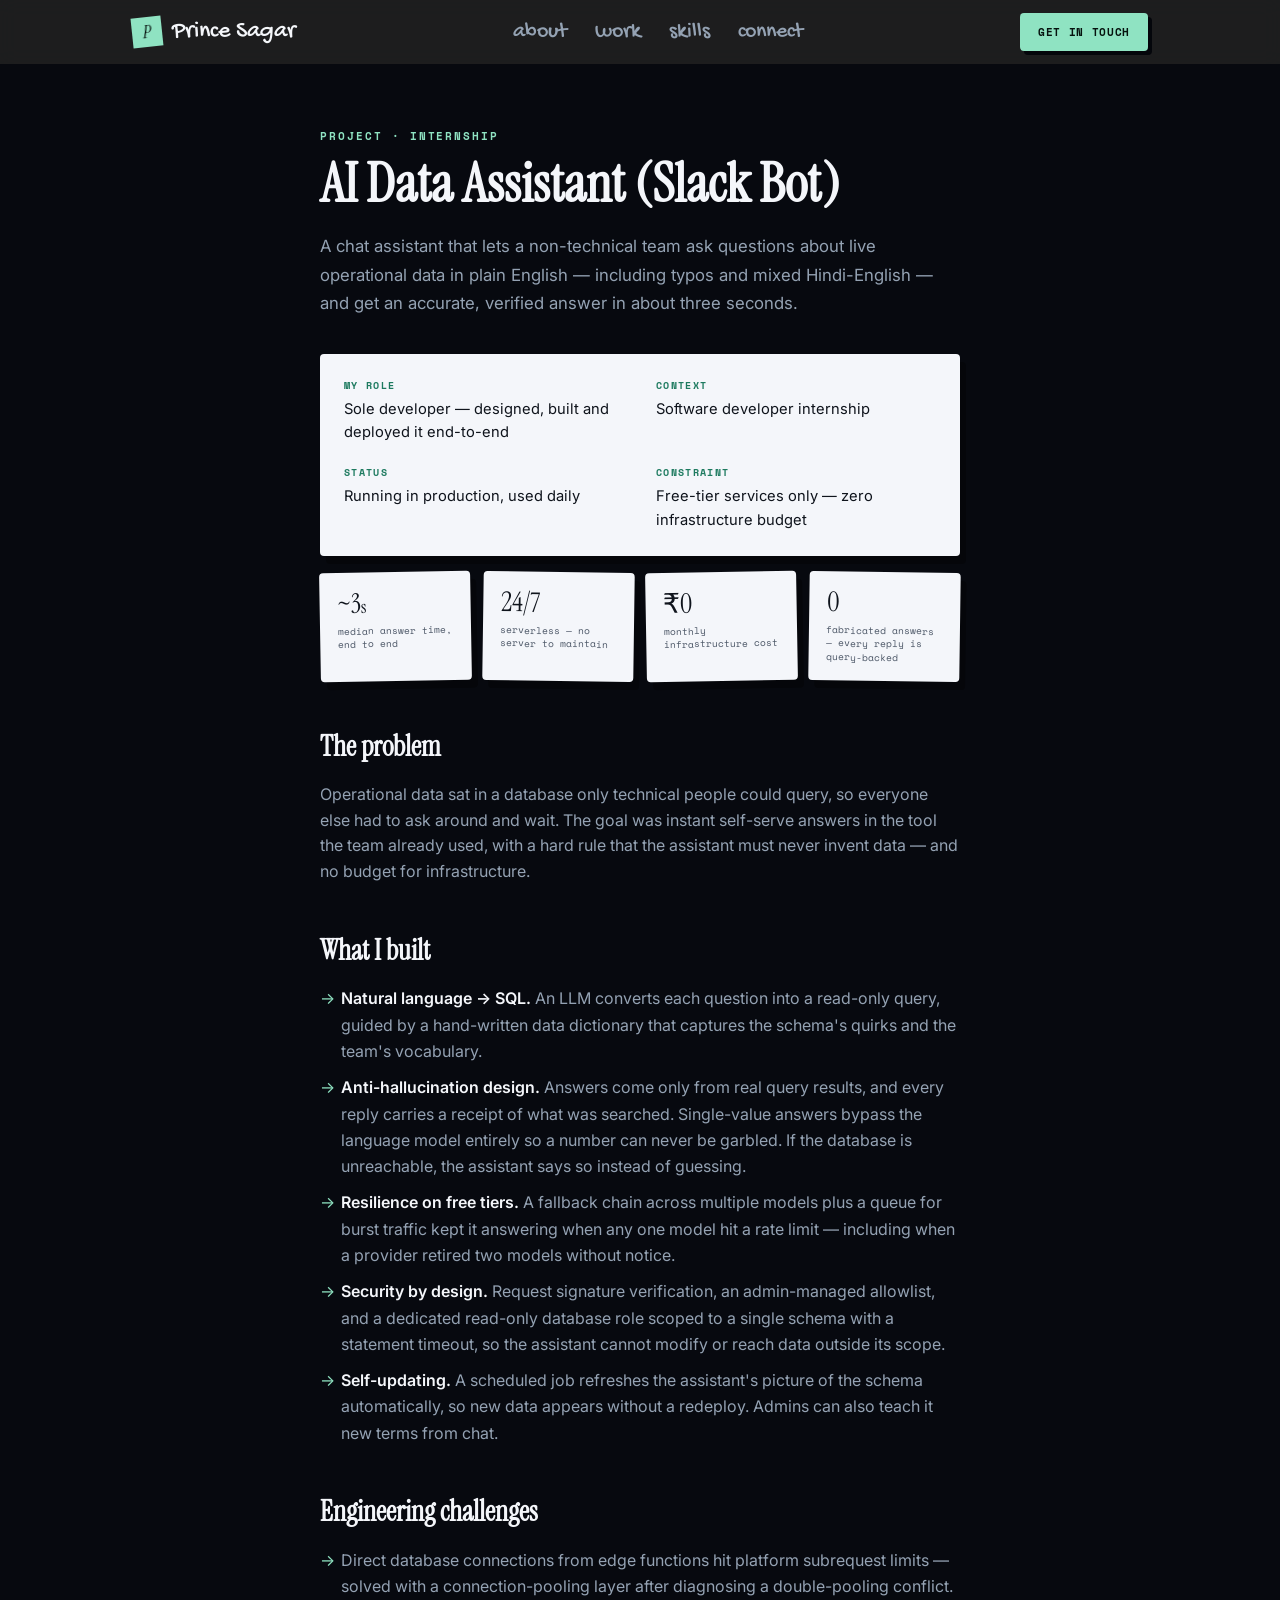
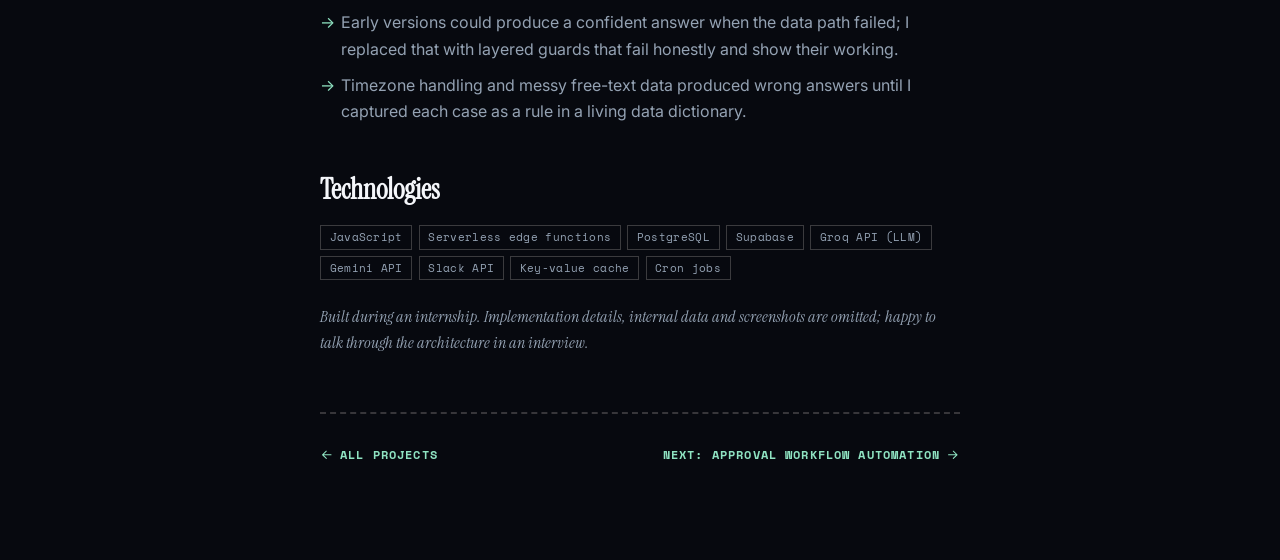
<file: projects/ai-data-assistant.html>
<!DOCTYPE html>
<html lang="en">
<head>
  <meta charset="UTF-8">
  <meta name="viewport" content="width=device-width, initial-scale=1.0">
  <title>AI Data Assistant (Slack Bot) — Prince Sagar</title>
  <meta name="description" content="A chat assistant that turns plain-English questions into live database queries and returns verified answers in about three seconds — built with LLM APIs, PostgreSQL and a serverless backend.">
  <meta name="author" content="Prince Sagar">
  <meta name="theme-color" content="#07090f">
  <meta property="og:type" content="article">
  <meta property="og:title" content="AI Data Assistant (Slack Bot) — Prince Sagar">
  <meta property="og:description" content="Plain-English questions → verified database answers in ~3 seconds, running 24/7 on a free serverless stack.">
  <meta property="og:url" content="https://sagarprince05.github.io/projects/ai-data-assistant.html">
  <meta property="og:image" content="https://sagarprince05.github.io/assets/og.png">
  <meta name="twitter:card" content="summary_large_image">
  <link rel="canonical" href="https://sagarprince05.github.io/projects/ai-data-assistant.html">
  <link rel="icon" href="../assets/favicon.svg?v=20260929d" type="image/svg+xml">
  <link rel="preconnect" href="https://fonts.googleapis.com">
  <link rel="preconnect" href="https://fonts.gstatic.com" crossorigin>
  <link href="https://fonts.googleapis.com/css2?family=Inter:wght@400;500;600;700&family=Instrument+Serif:ital@0;1&family=Space+Mono:wght@400;700&family=Gochi+Hand&display=swap" rel="stylesheet">
  <link rel="stylesheet" href="../styles.css?v=20260929d">
</head>
<body>
  <a class="skip-link" href="#content">Skip to content</a>
  <header class="site-header">
    <div class="container nav-bar">
      <a class="brand" href="../index.html"><span class="seal" aria-hidden="true">P</span>Prince Sagar</a>
      <nav class="nav-links" aria-label="Primary">
        <a href="../index.html#about">about</a>
        <a href="../index.html#work">work</a>
        <a href="../index.html#skills">skills</a>
        <a href="../index.html#contact">connect</a>
      </nav>
      <div class="nav-actions">
        <a class="btn btn-accent" href="mailto:prince.nbt05@gmail.com">Get in touch</a>
        <button class="nav-toggle" type="button" aria-label="Open menu" aria-expanded="false" aria-controls="nav-panel">
          <svg class="icon-open" viewBox="0 0 24 24" fill="none" stroke="currentColor" stroke-width="2" stroke-linecap="round" aria-hidden="true"><path d="M4 7h16M4 12h16M4 17h16"/></svg>
          <svg class="icon-close" viewBox="0 0 24 24" fill="none" stroke="currentColor" stroke-width="2" stroke-linecap="round" aria-hidden="true"><path d="M6 6l12 12M18 6 6 18"/></svg>
        </button>
      </div>
    </div>
    <nav class="container nav-panel" id="nav-panel" aria-label="Mobile">
      <a href="../index.html#about">about</a>
      <a href="../index.html#work">work</a>
      <a href="../index.html#skills">skills</a>
      <a href="../index.html#contact">connect</a>
    </nav>
  </header>

  <main id="content" class="case">
    <article>
      <header class="reveal">
        <p class="case-eyebrow">Project · Internship</p>
        <h1 class="case-title">AI Data Assistant (Slack Bot)</h1>
        <p class="case-lede">A chat assistant that lets a non-technical team ask questions about live operational data in plain English — including typos and mixed Hindi-English — and get an accurate, verified answer in about three seconds.</p>

        <dl class="paper case-meta">
          <div><dt>My role</dt><dd>Sole developer — designed, built and deployed it end-to-end</dd></div>
          <div><dt>Context</dt><dd>Software developer internship</dd></div>
          <div><dt>Status</dt><dd>Running in production, used daily</dd></div>
          <div><dt>Constraint</dt><dd>Free-tier services only — zero infrastructure budget</dd></div>
        </dl>

        <ul class="stats" aria-label="Highlights">
          <li class="paper stat"><div class="stat-value">~3<small>s</small></div><div class="stat-label">median answer time, end to end</div></li>
          <li class="paper stat"><div class="stat-value">24/7</div><div class="stat-label">serverless — no server to maintain</div></li>
          <li class="paper stat"><div class="stat-value">₹0</div><div class="stat-label">monthly infrastructure cost</div></li>
          <li class="paper stat"><div class="stat-value">0</div><div class="stat-label">fabricated answers — every reply is query-backed</div></li>
        </ul>
      </header>

      <div class="prose reveal">
        <h2>The problem</h2>
        <p>Operational data sat in a database only technical people could query, so everyone else had to ask around and wait. The goal was instant self-serve answers in the tool the team already used, with a hard rule that the assistant must never invent data — and no budget for infrastructure.</p>

        <h2>What I built</h2>
        <ul>
          <li><strong>Natural language → SQL.</strong> An LLM converts each question into a read-only query, guided by a hand-written data dictionary that captures the schema's quirks and the team's vocabulary.</li>
          <li><strong>Anti-hallucination design.</strong> Answers come only from real query results, and every reply carries a receipt of what was searched. Single-value answers bypass the language model entirely so a number can never be garbled. If the database is unreachable, the assistant says so instead of guessing.</li>
          <li><strong>Resilience on free tiers.</strong> A fallback chain across multiple models plus a queue for burst traffic kept it answering when any one model hit a rate limit — including when a provider retired two models without notice.</li>
          <li><strong>Security by design.</strong> Request signature verification, an admin-managed allowlist, and a dedicated read-only database role scoped to a single schema with a statement timeout, so the assistant cannot modify or reach data outside its scope.</li>
          <li><strong>Self-updating.</strong> A scheduled job refreshes the assistant's picture of the schema automatically, so new data appears without a redeploy. Admins can also teach it new terms from chat.</li>
        </ul>

        <h2>Engineering challenges</h2>
        <ul>
          <li>Direct database connections from edge functions hit platform subrequest limits — solved with a connection-pooling layer after diagnosing a double-pooling conflict.</li>
          <li>Early versions could produce a confident answer when the data path failed; I replaced that with layered guards that fail honestly and show their working.</li>
          <li>Timezone handling and messy free-text data produced wrong answers until I captured each case as a rule in a living data dictionary.</li>
        </ul>

        <h2>Technologies</h2>
        <ul class="tags" aria-label="Technologies used">
          <li>JavaScript</li><li>Serverless edge functions</li><li>PostgreSQL</li><li>Supabase</li><li>Groq API (LLM)</li><li>Gemini API</li><li>Slack API</li><li>Key-value cache</li><li>Cron jobs</li>
        </ul>

        <p style="margin-top:1.5rem"><em>Built during an internship. Implementation details, internal data and screenshots are omitted; happy to talk through the architecture in an interview.</em></p>
      </div>

      <footer class="case-footer">
        <a class="inline-link" href="../index.html#work">
          <svg class="arrow-back" viewBox="0 0 20 20" fill="currentColor" aria-hidden="true"><path fill-rule="evenodd" d="M3 10a.75.75 0 0 1 .75-.75h10.638L10.23 5.29a.75.75 0 1 1 1.04-1.08l5.5 5.25a.75.75 0 0 1 0 1.08l-5.5 5.25a.75.75 0 1 1-1.04-1.08l4.158-3.96H3.75A.75.75 0 0 1 3 10z" clip-rule="evenodd"/></svg>
          All projects
        </a>
        <a class="inline-link" href="approval-automation.html">
          Next: Approval Workflow Automation
          <svg class="arrow-right" viewBox="0 0 20 20" fill="currentColor" aria-hidden="true"><path fill-rule="evenodd" d="M3 10a.75.75 0 0 1 .75-.75h10.638L10.23 5.29a.75.75 0 1 1 1.04-1.08l5.5 5.25a.75.75 0 0 1 0 1.08l-5.5 5.25a.75.75 0 1 1-1.04-1.08l4.158-3.96H3.75A.75.75 0 0 1 3 10z" clip-rule="evenodd"/></svg>
        </a>
      </footer>
    </article>
  </main>

  <script src="../script.js?v=20260929d" defer></script>
</body>
</html>
</file>
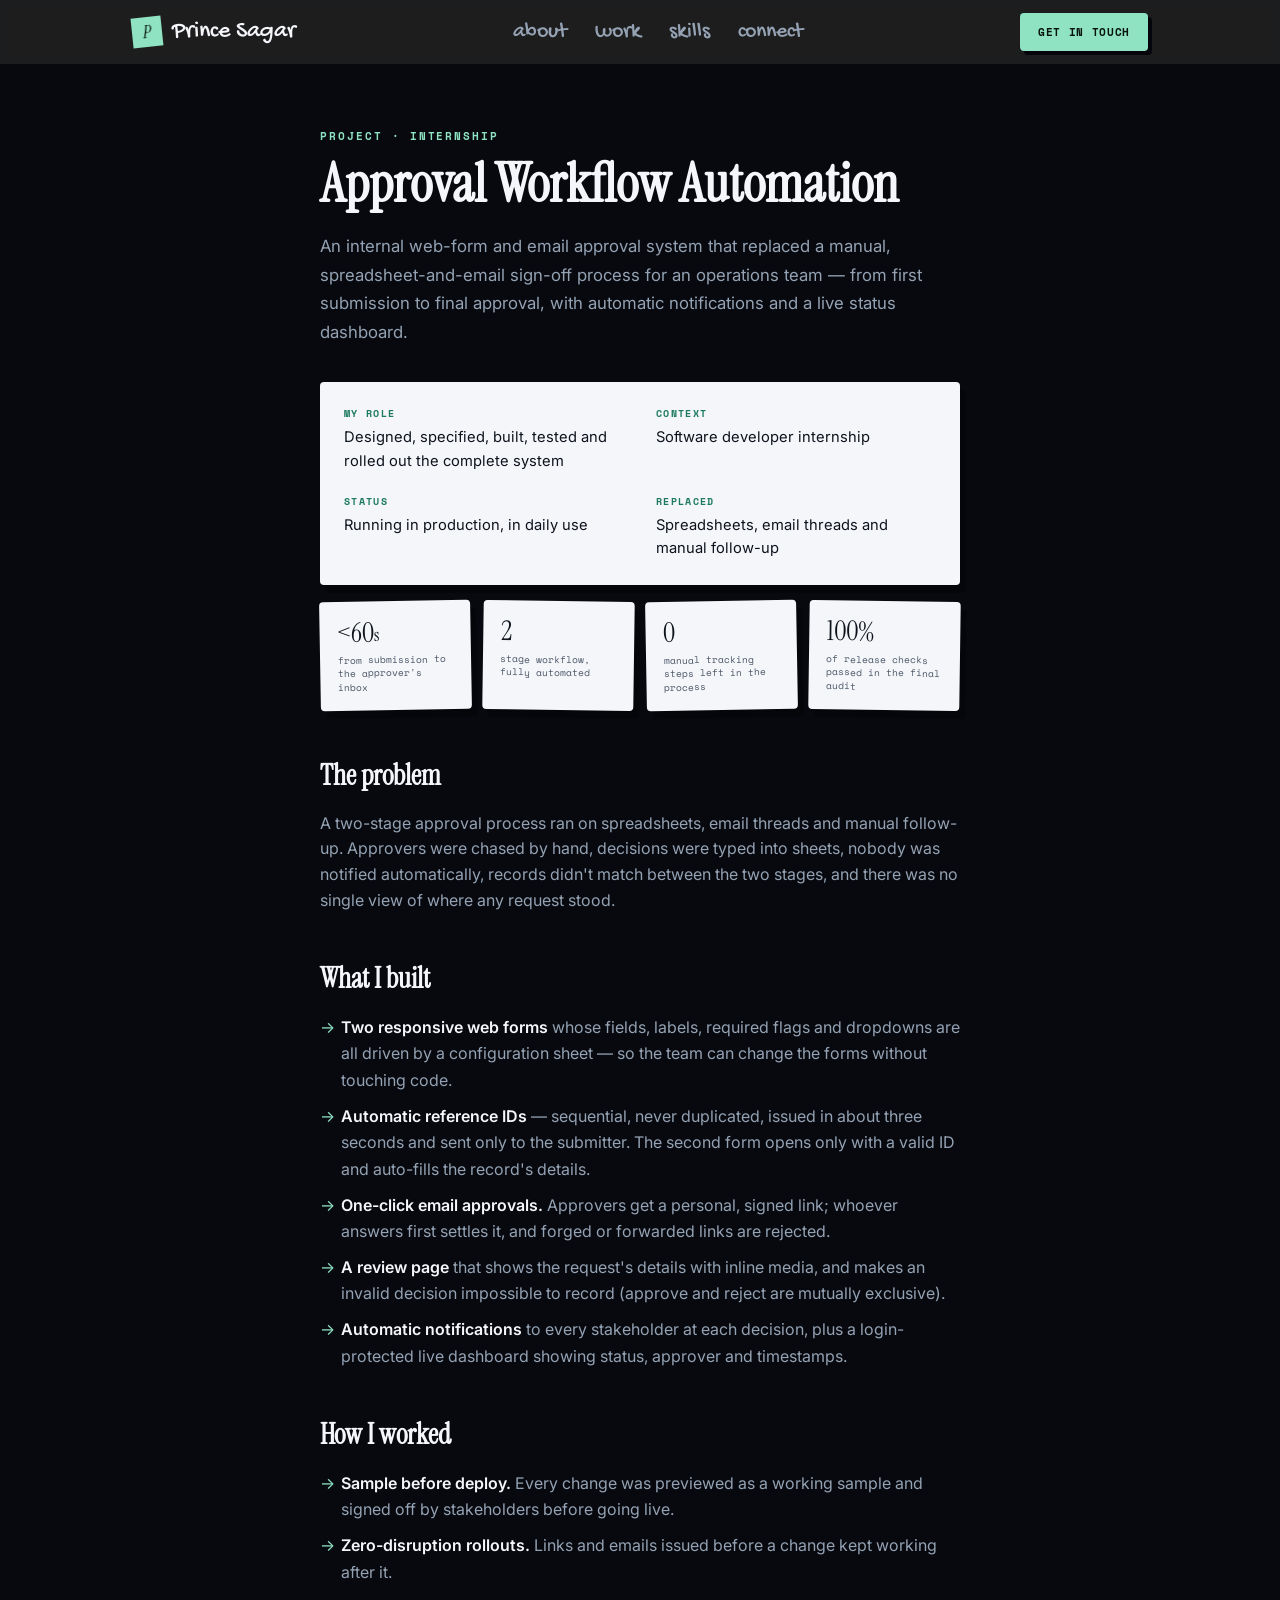
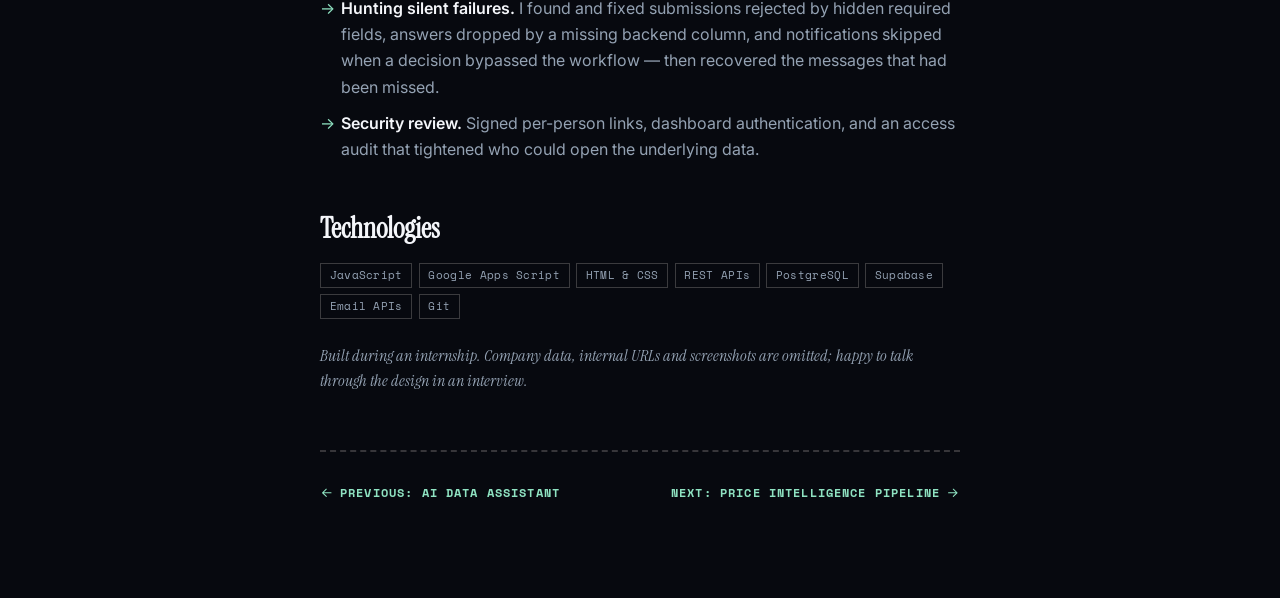
<file: projects/approval-automation.html>
<!DOCTYPE html>
<html lang="en">
<head>
  <meta charset="UTF-8">
  <meta name="viewport" content="width=device-width, initial-scale=1.0">
  <title>Approval Workflow Automation — Prince Sagar</title>
  <meta name="description" content="A web-form and email approval system that replaced a manual, spreadsheet-based sign-off process — built with JavaScript, REST APIs and PostgreSQL.">
  <meta name="author" content="Prince Sagar">
  <meta name="theme-color" content="#07090f">
  <meta property="og:type" content="article">
  <meta property="og:title" content="Approval Workflow Automation — Prince Sagar">
  <meta property="og:description" content="Replaced a manual spreadsheet sign-off process with automated forms, one-click email approvals and a live dashboard.">
  <meta property="og:url" content="https://sagarprince05.github.io/projects/approval-automation.html">
  <meta property="og:image" content="https://sagarprince05.github.io/assets/og.png">
  <meta name="twitter:card" content="summary_large_image">
  <link rel="canonical" href="https://sagarprince05.github.io/projects/approval-automation.html">
  <link rel="icon" href="../assets/favicon.svg?v=20260929d" type="image/svg+xml">
  <link rel="preconnect" href="https://fonts.googleapis.com">
  <link rel="preconnect" href="https://fonts.gstatic.com" crossorigin>
  <link href="https://fonts.googleapis.com/css2?family=Inter:wght@400;500;600;700&family=Instrument+Serif:ital@0;1&family=Space+Mono:wght@400;700&family=Gochi+Hand&display=swap" rel="stylesheet">
  <link rel="stylesheet" href="../styles.css?v=20260929d">
</head>
<body>
  <a class="skip-link" href="#content">Skip to content</a>
  <header class="site-header">
    <div class="container nav-bar">
      <a class="brand" href="../index.html"><span class="seal" aria-hidden="true">P</span>Prince Sagar</a>
      <nav class="nav-links" aria-label="Primary">
        <a href="../index.html#about">about</a>
        <a href="../index.html#work">work</a>
        <a href="../index.html#skills">skills</a>
        <a href="../index.html#contact">connect</a>
      </nav>
      <div class="nav-actions">
        <a class="btn btn-accent" href="mailto:prince.nbt05@gmail.com">Get in touch</a>
        <button class="nav-toggle" type="button" aria-label="Open menu" aria-expanded="false" aria-controls="nav-panel">
          <svg class="icon-open" viewBox="0 0 24 24" fill="none" stroke="currentColor" stroke-width="2" stroke-linecap="round" aria-hidden="true"><path d="M4 7h16M4 12h16M4 17h16"/></svg>
          <svg class="icon-close" viewBox="0 0 24 24" fill="none" stroke="currentColor" stroke-width="2" stroke-linecap="round" aria-hidden="true"><path d="M6 6l12 12M18 6 6 18"/></svg>
        </button>
      </div>
    </div>
    <nav class="container nav-panel" id="nav-panel" aria-label="Mobile">
      <a href="../index.html#about">about</a>
      <a href="../index.html#work">work</a>
      <a href="../index.html#skills">skills</a>
      <a href="../index.html#contact">connect</a>
    </nav>
  </header>

  <main id="content" class="case">
    <article>
      <header class="reveal">
        <p class="case-eyebrow">Project · Internship</p>
        <h1 class="case-title">Approval Workflow Automation</h1>
        <p class="case-lede">An internal web-form and email approval system that replaced a manual, spreadsheet-and-email sign-off process for an operations team — from first submission to final approval, with automatic notifications and a live status dashboard.</p>

        <dl class="paper case-meta">
          <div><dt>My role</dt><dd>Designed, specified, built, tested and rolled out the complete system</dd></div>
          <div><dt>Context</dt><dd>Software developer internship</dd></div>
          <div><dt>Status</dt><dd>Running in production, in daily use</dd></div>
          <div><dt>Replaced</dt><dd>Spreadsheets, email threads and manual follow-up</dd></div>
        </dl>

        <ul class="stats" aria-label="Highlights">
          <li class="paper stat"><div class="stat-value">&lt;60<small>s</small></div><div class="stat-label">from submission to the approver's inbox</div></li>
          <li class="paper stat"><div class="stat-value">2</div><div class="stat-label">stage workflow, fully automated</div></li>
          <li class="paper stat"><div class="stat-value">0</div><div class="stat-label">manual tracking steps left in the process</div></li>
          <li class="paper stat"><div class="stat-value">100%</div><div class="stat-label">of release checks passed in the final audit</div></li>
        </ul>
      </header>

      <div class="prose reveal">
        <h2>The problem</h2>
        <p>A two-stage approval process ran on spreadsheets, email threads and manual follow-up. Approvers were chased by hand, decisions were typed into sheets, nobody was notified automatically, records didn't match between the two stages, and there was no single view of where any request stood.</p>

        <h2>What I built</h2>
        <ul>
          <li><strong>Two responsive web forms</strong> whose fields, labels, required flags and dropdowns are all driven by a configuration sheet — so the team can change the forms without touching code.</li>
          <li><strong>Automatic reference IDs</strong> — sequential, never duplicated, issued in about three seconds and sent only to the submitter. The second form opens only with a valid ID and auto-fills the record's details.</li>
          <li><strong>One-click email approvals.</strong> Approvers get a personal, signed link; whoever answers first settles it, and forged or forwarded links are rejected.</li>
          <li><strong>A review page</strong> that shows the request's details with inline media, and makes an invalid decision impossible to record (approve and reject are mutually exclusive).</li>
          <li><strong>Automatic notifications</strong> to every stakeholder at each decision, plus a login-protected live dashboard showing status, approver and timestamps.</li>
        </ul>

        <h2>How I worked</h2>
        <ul>
          <li><strong>Sample before deploy.</strong> Every change was previewed as a working sample and signed off by stakeholders before going live.</li>
          <li><strong>Zero-disruption rollouts.</strong> Links and emails issued before a change kept working after it.</li>
          <li><strong>Hunting silent failures.</strong> I found and fixed submissions rejected by hidden required fields, answers dropped by a missing backend column, and notifications skipped when a decision bypassed the workflow — then recovered the messages that had been missed.</li>
          <li><strong>Security review.</strong> Signed per-person links, dashboard authentication, and an access audit that tightened who could open the underlying data.</li>
        </ul>

        <h2>Technologies</h2>
        <ul class="tags" aria-label="Technologies used">
          <li>JavaScript</li><li>Google Apps Script</li><li>HTML &amp; CSS</li><li>REST APIs</li><li>PostgreSQL</li><li>Supabase</li><li>Email APIs</li><li>Git</li>
        </ul>

        <p style="margin-top:1.5rem"><em>Built during an internship. Company data, internal URLs and screenshots are omitted; happy to talk through the design in an interview.</em></p>
      </div>

      <footer class="case-footer">
        <a class="inline-link" href="ai-data-assistant.html">
          <svg class="arrow-back" viewBox="0 0 20 20" fill="currentColor" aria-hidden="true"><path fill-rule="evenodd" d="M3 10a.75.75 0 0 1 .75-.75h10.638L10.23 5.29a.75.75 0 1 1 1.04-1.08l5.5 5.25a.75.75 0 0 1 0 1.08l-5.5 5.25a.75.75 0 1 1-1.04-1.08l4.158-3.96H3.75A.75.75 0 0 1 3 10z" clip-rule="evenodd"/></svg>
          Previous: AI Data Assistant
        </a>
        <a class="inline-link" href="price-intelligence.html">
          Next: Price Intelligence Pipeline
          <svg class="arrow-right" viewBox="0 0 20 20" fill="currentColor" aria-hidden="true"><path fill-rule="evenodd" d="M3 10a.75.75 0 0 1 .75-.75h10.638L10.23 5.29a.75.75 0 1 1 1.04-1.08l5.5 5.25a.75.75 0 0 1 0 1.08l-5.5 5.25a.75.75 0 1 1-1.04-1.08l4.158-3.96H3.75A.75.75 0 0 1 3 10z" clip-rule="evenodd"/></svg>
        </a>
      </footer>
    </article>
  </main>

  <script src="../script.js?v=20260929d" defer></script>
</body>
</html>
</file>
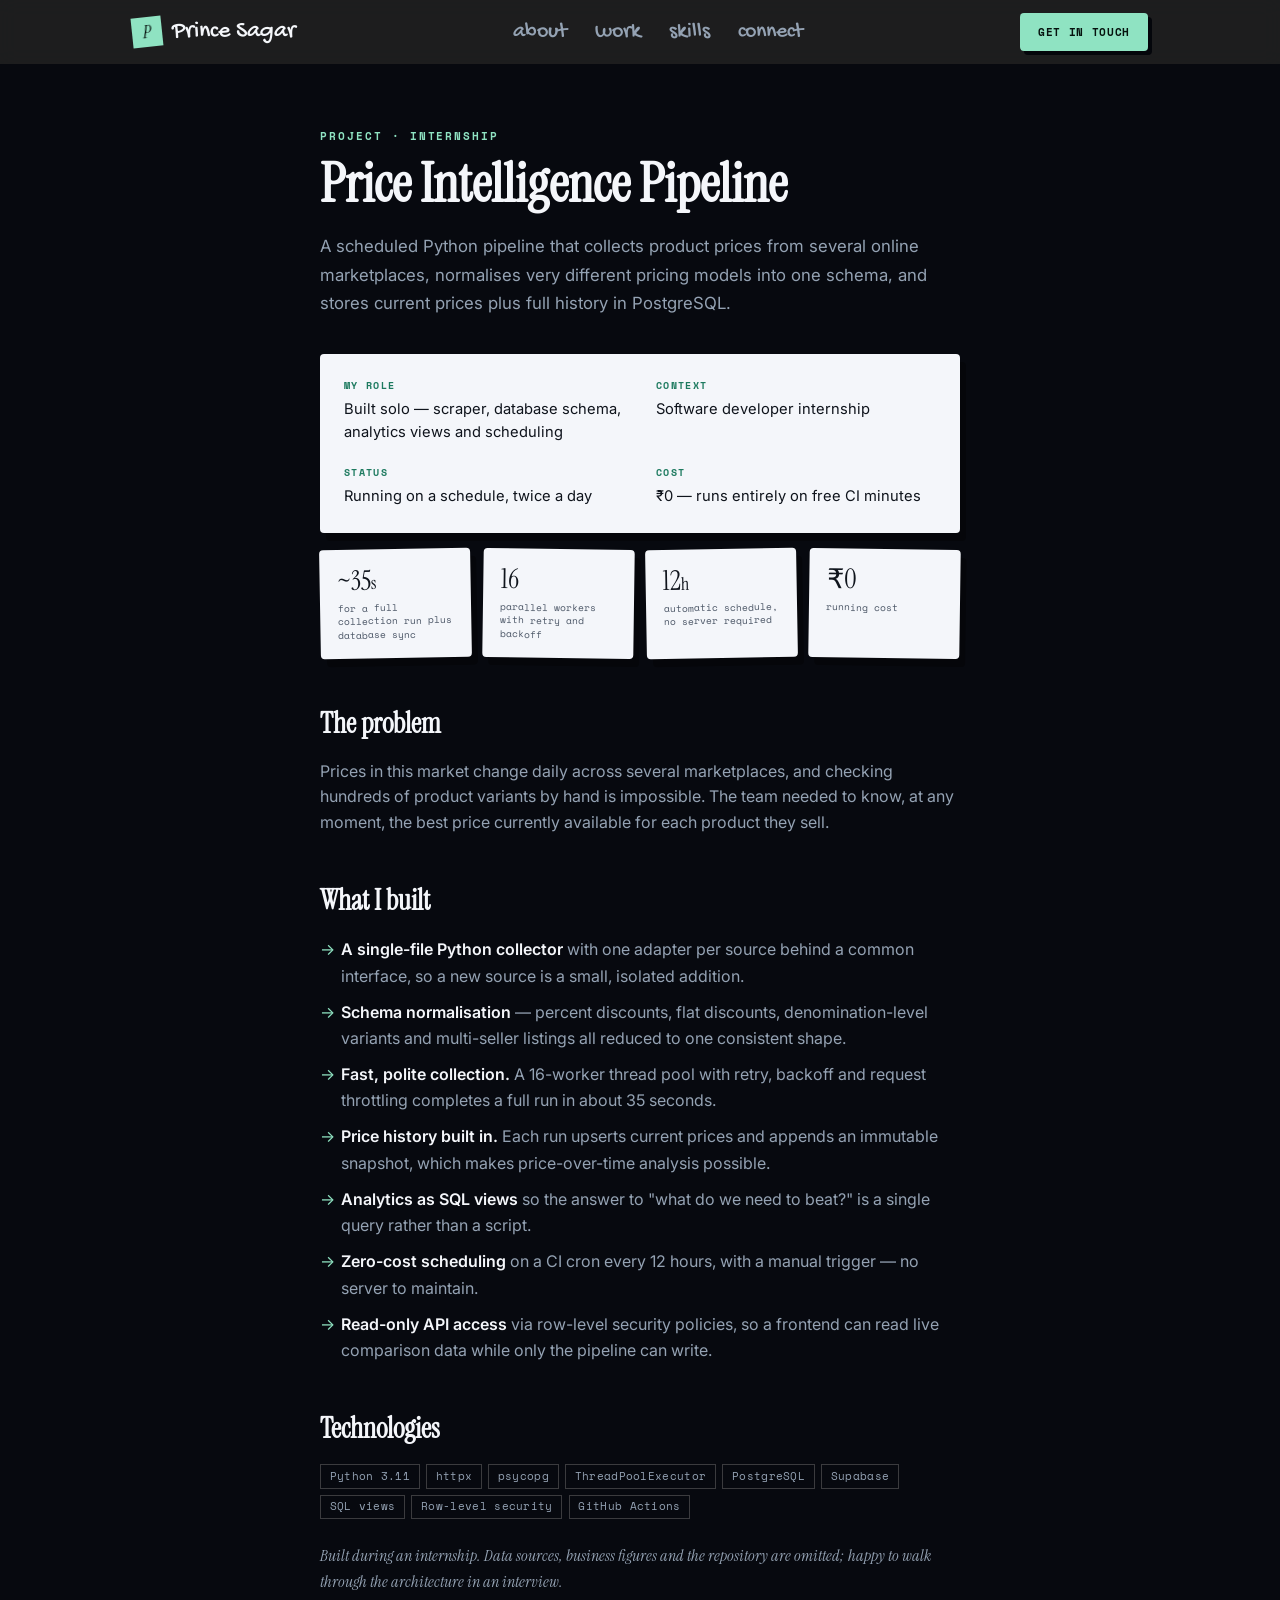
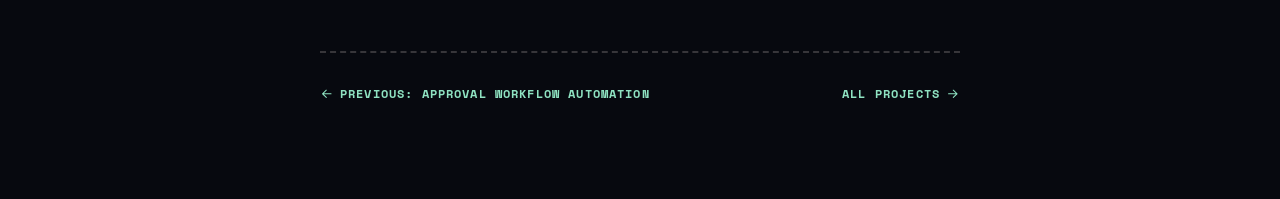
<file: projects/price-intelligence.html>
<!DOCTYPE html>
<html lang="en">
<head>
  <meta charset="UTF-8">
  <meta name="viewport" content="width=device-width, initial-scale=1.0">
  <title>Price Intelligence Pipeline — Prince Sagar</title>
  <meta name="description" content="A scheduled Python pipeline that collects product prices from several marketplaces, normalises them into one schema and stores full price history in PostgreSQL.">
  <meta name="author" content="Prince Sagar">
  <meta name="theme-color" content="#07090f">
  <meta property="og:type" content="article">
  <meta property="og:title" content="Price Intelligence Pipeline — Prince Sagar">
  <meta property="og:description" content="Multi-source price collection, normalised into one schema with full history — a full run in about 35 seconds, twice a day, at zero cost.">
  <meta property="og:url" content="https://sagarprince05.github.io/projects/price-intelligence.html">
  <meta property="og:image" content="https://sagarprince05.github.io/assets/og.png">
  <meta name="twitter:card" content="summary_large_image">
  <link rel="canonical" href="https://sagarprince05.github.io/projects/price-intelligence.html">
  <link rel="icon" href="../assets/favicon.svg?v=20260929d" type="image/svg+xml">
  <link rel="preconnect" href="https://fonts.googleapis.com">
  <link rel="preconnect" href="https://fonts.gstatic.com" crossorigin>
  <link href="https://fonts.googleapis.com/css2?family=Inter:wght@400;500;600;700&family=Instrument+Serif:ital@0;1&family=Space+Mono:wght@400;700&family=Gochi+Hand&display=swap" rel="stylesheet">
  <link rel="stylesheet" href="../styles.css?v=20260929d">
</head>
<body>
  <a class="skip-link" href="#content">Skip to content</a>
  <header class="site-header">
    <div class="container nav-bar">
      <a class="brand" href="../index.html"><span class="seal" aria-hidden="true">P</span>Prince Sagar</a>
      <nav class="nav-links" aria-label="Primary">
        <a href="../index.html#about">about</a>
        <a href="../index.html#work">work</a>
        <a href="../index.html#skills">skills</a>
        <a href="../index.html#contact">connect</a>
      </nav>
      <div class="nav-actions">
        <a class="btn btn-accent" href="mailto:prince.nbt05@gmail.com">Get in touch</a>
        <button class="nav-toggle" type="button" aria-label="Open menu" aria-expanded="false" aria-controls="nav-panel">
          <svg class="icon-open" viewBox="0 0 24 24" fill="none" stroke="currentColor" stroke-width="2" stroke-linecap="round" aria-hidden="true"><path d="M4 7h16M4 12h16M4 17h16"/></svg>
          <svg class="icon-close" viewBox="0 0 24 24" fill="none" stroke="currentColor" stroke-width="2" stroke-linecap="round" aria-hidden="true"><path d="M6 6l12 12M18 6 6 18"/></svg>
        </button>
      </div>
    </div>
    <nav class="container nav-panel" id="nav-panel" aria-label="Mobile">
      <a href="../index.html#about">about</a>
      <a href="../index.html#work">work</a>
      <a href="../index.html#skills">skills</a>
      <a href="../index.html#contact">connect</a>
    </nav>
  </header>

  <main id="content" class="case">
    <article>
      <header class="reveal">
        <p class="case-eyebrow">Project · Internship</p>
        <h1 class="case-title">Price Intelligence Pipeline</h1>
        <p class="case-lede">A scheduled Python pipeline that collects product prices from several online marketplaces, normalises very different pricing models into one schema, and stores current prices plus full history in PostgreSQL.</p>

        <dl class="paper case-meta">
          <div><dt>My role</dt><dd>Built solo — scraper, database schema, analytics views and scheduling</dd></div>
          <div><dt>Context</dt><dd>Software developer internship</dd></div>
          <div><dt>Status</dt><dd>Running on a schedule, twice a day</dd></div>
          <div><dt>Cost</dt><dd>₹0 — runs entirely on free CI minutes</dd></div>
        </dl>

        <ul class="stats" aria-label="Highlights">
          <li class="paper stat"><div class="stat-value">~35<small>s</small></div><div class="stat-label">for a full collection run plus database sync</div></li>
          <li class="paper stat"><div class="stat-value">16</div><div class="stat-label">parallel workers with retry and backoff</div></li>
          <li class="paper stat"><div class="stat-value">12<small>h</small></div><div class="stat-label">automatic schedule, no server required</div></li>
          <li class="paper stat"><div class="stat-value">₹0</div><div class="stat-label">running cost</div></li>
        </ul>
      </header>

      <div class="prose reveal">
        <h2>The problem</h2>
        <p>Prices in this market change daily across several marketplaces, and checking hundreds of product variants by hand is impossible. The team needed to know, at any moment, the best price currently available for each product they sell.</p>

        <h2>What I built</h2>
        <ul>
          <li><strong>A single-file Python collector</strong> with one adapter per source behind a common interface, so a new source is a small, isolated addition.</li>
          <li><strong>Schema normalisation</strong> — percent discounts, flat discounts, denomination-level variants and multi-seller listings all reduced to one consistent shape.</li>
          <li><strong>Fast, polite collection.</strong> A 16-worker thread pool with retry, backoff and request throttling completes a full run in about 35 seconds.</li>
          <li><strong>Price history built in.</strong> Each run upserts current prices and appends an immutable snapshot, which makes price-over-time analysis possible.</li>
          <li><strong>Analytics as SQL views</strong> so the answer to "what do we need to beat?" is a single query rather than a script.</li>
          <li><strong>Zero-cost scheduling</strong> on a CI cron every 12 hours, with a manual trigger — no server to maintain.</li>
          <li><strong>Read-only API access</strong> via row-level security policies, so a frontend can read live comparison data while only the pipeline can write.</li>
        </ul>

        <h2>Technologies</h2>
        <ul class="tags" aria-label="Technologies used">
          <li>Python 3.11</li><li>httpx</li><li>psycopg</li><li>ThreadPoolExecutor</li><li>PostgreSQL</li><li>Supabase</li><li>SQL views</li><li>Row-level security</li><li>GitHub Actions</li>
        </ul>

        <p style="margin-top:1.5rem"><em>Built during an internship. Data sources, business figures and the repository are omitted; happy to walk through the architecture in an interview.</em></p>
      </div>

      <footer class="case-footer">
        <a class="inline-link" href="approval-automation.html">
          <svg class="arrow-back" viewBox="0 0 20 20" fill="currentColor" aria-hidden="true"><path fill-rule="evenodd" d="M3 10a.75.75 0 0 1 .75-.75h10.638L10.23 5.29a.75.75 0 1 1 1.04-1.08l5.5 5.25a.75.75 0 0 1 0 1.08l-5.5 5.25a.75.75 0 1 1-1.04-1.08l4.158-3.96H3.75A.75.75 0 0 1 3 10z" clip-rule="evenodd"/></svg>
          Previous: Approval Workflow Automation
        </a>
        <a class="inline-link" href="../index.html#work">
          All projects
          <svg class="arrow-right" viewBox="0 0 20 20" fill="currentColor" aria-hidden="true"><path fill-rule="evenodd" d="M3 10a.75.75 0 0 1 .75-.75h10.638L10.23 5.29a.75.75 0 1 1 1.04-1.08l5.5 5.25a.75.75 0 0 1 0 1.08l-5.5 5.25a.75.75 0 1 1-1.04-1.08l4.158-3.96H3.75A.75.75 0 0 1 3 10z" clip-rule="evenodd"/></svg>
        </a>
      </footer>
    </article>
  </main>

  <script src="../script.js?v=20260929d" defer></script>
</body>
</html>
</file>
<file: styles.css>
/* ==========================================================================
   Prince Sagar — portfolio
   "Paper & stamps": midnight ground, mint accent, cool paper artifacts.
   All artwork is CSS/SVG drawn in-house. Tokens live in :root.
   ========================================================================== */

/* ---------- Tokens ---------- */
:root {
  --font-sans: 'Inter', ui-sans-serif, system-ui, -apple-system, 'Segoe UI', Roboto, sans-serif;
  --font-serif: 'Instrument Serif', Georgia, 'Times New Roman', serif;
  --font-mono: 'Space Mono', ui-monospace, SFMono-Regular, Menlo, Consolas, monospace;
  --font-hand: 'Gochi Hand', 'Comic Sans MS', cursive;

  --bg: #07090f;
  --bg-deep: #04060b;
  --paper: #f4f6fa;
  --paper-2: #ffffff;
  --paper-edge: #ccd5e0;
  --ink: #0f141c;
  --ink-soft: #4a5565;
  --accent: #8fe3c2;          /* bright mint - on the dark ground and as fills */
  --accent-ink: #1d7a5f;      /* dark mint - accent text sitting on paper */
  --accent-deep: #5fcaa4;
  --accent-soft: rgba(143, 227, 194, 0.14);
  --on-accent: #06120e;       /* text on a mint fill */
  --on-dark: #f4f6fa;
  --on-dark-muted: #94a2b3;

  --radius: 4px;
  --shadow-paper: 6px 8px 0 rgba(0, 0, 0, 0.35);
  --shadow-lift: 10px 14px 0 rgba(0, 0, 0, 0.4);
  --ease: cubic-bezier(0.2, 0.8, 0.2, 1);
  --max-w: 1080px;
}

/* ---------- Reset & base ---------- */
*, *::before, *::after { box-sizing: border-box; }
html { scroll-behavior: smooth; -webkit-text-size-adjust: 100%; color-scheme: dark; }
body {
  margin: 0;
  font-family: var(--font-sans);
  font-size: 1rem;
  line-height: 1.6;
  color: var(--on-dark);
  background: var(--bg);
  -webkit-font-smoothing: antialiased;
  -moz-osx-font-smoothing: grayscale;
  overflow-x: hidden;
}
::selection { background: var(--accent); color: var(--on-accent); }
img, svg { display: block; max-width: 100%; }
a { color: inherit; text-decoration: none; }
ul, ol { list-style: none; margin: 0; padding: 0; }
h1, h2, h3, h4, p, dl, dd, figure { margin: 0; }
button { font: inherit; color: inherit; background: none; border: 0; cursor: pointer; }
:focus-visible { outline: 2px solid var(--accent); outline-offset: 3px; }
em { font-family: var(--font-serif); font-style: italic; }
::-webkit-scrollbar { width: 12px; }
::-webkit-scrollbar-track { background: var(--bg-deep); }
::-webkit-scrollbar-thumb { background: var(--accent); border: 3px solid var(--bg-deep); border-radius: 10px; }

.container { max-width: var(--max-w); margin: 0 auto; padding-inline: 1.25rem; }
@media (min-width: 768px) { .container { padding-inline: 2rem; } }

.skip-link {
  position: absolute; left: 1rem; top: -100%; z-index: 100;
  padding: 0.75rem 1rem; background: var(--accent); color: var(--on-accent); font-weight: 600; border-radius: var(--radius);
}
.skip-link:focus { top: 1rem; }

/* ---------- Header / nav ---------- */
.site-header {
  position: sticky; top: 0; z-index: 40;
  background: rgba(33, 33, 33, 0.85);
  -webkit-backdrop-filter: blur(10px); backdrop-filter: blur(10px);
}
.nav-bar { display: flex; align-items: center; justify-content: space-between; gap: 1rem; min-height: 4rem; }
.brand { display: inline-flex; align-items: center; gap: 0.6rem; font-family: var(--font-hand); font-size: 1.5rem; color: var(--paper); }
.brand .seal {
  width: 1.9rem; height: 1.9rem; display: grid; place-items: center;
  background: var(--accent); color: var(--on-accent);
  font-family: var(--font-serif); font-style: italic; font-size: 1.05rem;
  transform: rotate(-6deg);
}
.nav-links { display: none; }
.nav-actions { display: flex; align-items: center; gap: 0.5rem; }
.nav-toggle {
  display: inline-flex; align-items: center; justify-content: center;
  width: 2.5rem; height: 2.5rem; color: var(--paper); box-shadow: inset 0 0 0 2px rgba(245, 236, 227, 0.3);
}
.nav-toggle svg { width: 1.15rem; height: 1.15rem; }
.nav-toggle .icon-close { display: none; }
.site-header.nav-open .nav-toggle .icon-open { display: none; }
.site-header.nav-open .nav-toggle .icon-close { display: block; }
.nav-panel { display: none; padding: 0.25rem 0 1rem; }
.site-header.nav-open .nav-panel { display: block; }
.nav-panel a {
  display: block; padding: 0.7rem 0.25rem; font-family: var(--font-hand); font-size: 1.25rem;
  color: var(--paper); border-bottom: 1px dashed rgba(245, 236, 227, 0.2);
}

@media (min-width: 860px) {
  .nav-links { display: flex; gap: 1.75rem; }
  .nav-links a {
    position: relative; font-family: var(--font-hand); font-size: 1.35rem; color: var(--on-dark-muted);
    transition: color 0.2s var(--ease);
  }
  .nav-links a::after {
    content: ''; position: absolute; left: 0; right: 0; bottom: -0.35rem; height: 2px;
    background: var(--accent); transform: scaleX(0); transform-origin: left;
    transition: transform 0.25s var(--ease);
  }
  .nav-links a:hover, .nav-links a.is-active { color: var(--paper); }
  .nav-links a:hover::after, .nav-links a.is-active::after { transform: scaleX(1); }
  .nav-toggle, .nav-panel { display: none !important; }
}

/* ---------- Buttons ---------- */
.btn {
  display: inline-flex; align-items: center; justify-content: center; gap: 0.5rem;
  min-height: 2.9rem; padding: 0.7rem 1.35rem;
  font-family: var(--font-mono); font-size: 0.82rem; font-weight: 700;
  letter-spacing: 0.06em; text-transform: uppercase;
  border-radius: var(--radius); border: 2px solid transparent;
  transition: transform 0.15s var(--ease), box-shadow 0.15s var(--ease), background-color 0.2s var(--ease), color 0.2s var(--ease);
}
.btn svg { width: 0.95rem; height: 0.95rem; }
.btn-accent { background: var(--accent); color: var(--on-accent); box-shadow: 4px 4px 0 var(--bg-deep); }
.btn-accent:hover { transform: translate(-2px, -2px); box-shadow: 6px 6px 0 var(--bg-deep); }
.btn-paper { background: var(--paper); color: var(--ink); box-shadow: 4px 4px 0 var(--accent); }
.btn-paper:hover { transform: translate(-2px, -2px); box-shadow: 6px 6px 0 var(--accent); }
.btn-outline { color: var(--paper); border-color: rgba(245, 236, 227, 0.35); }
.btn-outline:hover { border-color: var(--accent); color: var(--accent); }
.btn-outline.is-copied { border-color: var(--accent); color: var(--accent); }
.nav-actions .btn { min-height: 2.4rem; padding: 0.45rem 1rem; font-size: 0.7rem; }

/* ---------- Type helpers ---------- */
.eyebrow {
  font-family: var(--font-mono); font-size: 0.72rem; font-weight: 700;
  letter-spacing: 0.18em; text-transform: uppercase; color: var(--accent);
}
.display {
  font-family: var(--font-serif); font-weight: 400; line-height: 1.02;
  letter-spacing: -0.015em; color: var(--paper);
}
.section { padding-block: 4rem; position: relative; z-index: 2; }
@media (min-width: 768px) { .section { padding-block: 6rem; } }
.section-head { text-align: center; max-width: 46rem; margin: 0 auto 3rem; }
.section-head .display { font-size: clamp(2rem, 5vw, 3.25rem); margin-top: 0.5rem; }
.section-head p { margin-top: 1rem; color: var(--on-dark-muted); }

/* Hand-drawn divider */
.rule { display: block; width: 100%; max-width: 14rem; height: 12px; margin: 1.25rem auto 0; color: var(--accent); }

/* ---------- Hero ---------- */
.hero { padding: 3.5rem 0 1rem; text-align: center; position: relative; z-index: 2; }
@media (min-width: 768px) { .hero { padding: 5rem 0 1.5rem; } }

.hero-seal {
  width: 92px; height: 116px; margin: 0 auto 1.75rem;
  display: grid; place-items: center; gap: 0.15rem;
  background: var(--accent); color: var(--on-accent);
  transform: rotate(-2deg);
  box-shadow: 5px 6px 0 rgba(0, 0, 0, 0.35);
}
.hero-seal .glyph { font-family: var(--font-serif); font-style: italic; font-size: 2.6rem; line-height: 1; }
.hero-seal .sub { font-family: var(--font-mono); font-size: 0.5rem; letter-spacing: 0.16em; text-transform: uppercase; }

.hero-title { font-size: clamp(2.4rem, 8vw, 5.5rem); }
.hero-title .l1 { display: block; font-family: var(--font-hand); font-size: 0.42em; color: var(--accent); letter-spacing: 0.01em; }
.hero-title .l2 { display: block; }
.hero-blurb {
  max-width: 34rem; margin: 1.5rem auto 0;
  font-size: 1.02rem; line-height: 1.65; color: var(--on-dark-muted);
}
.hero-blurb strong { color: var(--paper); font-weight: 600; }
.hero-actions { display: flex; flex-wrap: wrap; justify-content: center; gap: 0.75rem; margin-top: 2rem; }
.hero-note {
  display: inline-flex; align-items: center; gap: 0.5rem; margin-top: 2rem;
  font-family: var(--font-mono); font-size: 0.72rem; letter-spacing: 0.08em;
  text-transform: uppercase; color: var(--on-dark-muted);
}
.hero-note .dot { width: 0.5rem; height: 0.5rem; border-radius: 999px; background: var(--accent); animation: blink 2s steps(2) infinite; }
@keyframes blink { 50% { opacity: 0.25; } }

/* ---------- Ticker ---------- */
.ticker {
  overflow: hidden; padding: 0.85rem 0; position: relative; z-index: 2;
  border-bottom: 2px solid var(--accent);
  background: var(--bg-deep);
}
.ticker-track { display: flex; gap: 2.5rem; width: max-content; animation: tick 40s linear infinite; }
.ticker-track span {
  font-family: var(--font-mono); font-size: 0.8rem; font-weight: 700; letter-spacing: 0.1em;
  text-transform: uppercase; color: var(--paper); white-space: nowrap;
}
.ticker-track span::after { content: '✦'; margin-left: 2.5rem; color: var(--accent); }
@keyframes tick { to { transform: translateX(-50%); } }

/* ---------- Paper sheet (shared artifact surface) ---------- */
.paper {
  position: relative;
  background: var(--paper);
  color: var(--ink);
  box-shadow: var(--shadow-paper);
  border-radius: var(--radius);
}
/* torn/perforated top+bottom edge */
.paper.perf::before, .paper.perf::after {
  content: ''; position: absolute; left: 0; right: 0; height: 8px;
  background-image: radial-gradient(circle at 6px 0, var(--bg) 5px, transparent 5.5px);
  background-size: 12px 8px;
}
.paper.perf::before { top: 0; }
.paper.perf::after { bottom: 0; transform: rotate(180deg); }

/* ---------- About ---------- */
.about-wrap { display: grid; gap: 2rem; align-items: start; }
@media (min-width: 900px) { .about-wrap { grid-template-columns: 1.35fr 1fr; gap: 3rem; } }
.about-statement {
  font-family: var(--font-serif); font-size: clamp(1.5rem, 3.2vw, 2.3rem);
  line-height: 1.25; color: var(--paper);
}
.about-statement em { color: var(--accent); }
.about-statement .soft { color: var(--on-dark-muted); }
.about-note {
  margin-top: 1.5rem; font-family: var(--font-hand); font-size: 1.3rem;
  color: var(--accent); transform: rotate(-1.5deg);
}
.chips { display: flex; flex-wrap: wrap; gap: 0.5rem; margin-top: 2rem; }
.chip {
  display: inline-flex; align-items: center; gap: 0.45rem;
  padding: 0.35rem 0.75rem; font-family: var(--font-mono); font-size: 0.7rem;
  letter-spacing: 0.04em; color: var(--paper);
  box-shadow: inset 0 0 0 1px rgba(245, 236, 227, 0.25);
}
.chip i { width: 0.5rem; height: 0.5rem; background: var(--accent); display: inline-block; }

/* Postcard stat block */
.postcard { padding: 1.5rem; transform: rotate(1deg); }
.postcard h3 {
  font-family: var(--font-mono); font-size: 0.68rem; font-weight: 700;
  letter-spacing: 0.16em; text-transform: uppercase; color: var(--accent-ink);
  padding-bottom: 0.75rem; border-bottom: 2px dashed var(--paper-edge);
}
.postcard dl { display: grid; gap: 0.9rem; margin-top: 1rem; }
.postcard .row { display: flex; align-items: baseline; justify-content: space-between; gap: 1rem; }
.postcard dt { font-size: 0.82rem; color: var(--ink-soft); }
.postcard dd { font-family: var(--font-serif); font-size: 1.6rem; line-height: 1; color: var(--ink); }
.postcard dd small { font-size: 0.6em; }
.postcard .stamp-mark {
  position: absolute; right: -0.6rem; bottom: -0.8rem;
  width: 74px; height: 74px; display: grid; place-items: center; text-align: center;
  color: var(--accent-ink); box-shadow: inset 0 0 0 3px var(--accent-ink);
  font-family: var(--font-mono); font-size: 0.52rem; font-weight: 700;
  letter-spacing: 0.1em; text-transform: uppercase; line-height: 1.3;
  transform: rotate(-12deg); opacity: 0.85; background: var(--paper);
}

/* ---------- Work: paper artifacts ---------- */
.work-list { display: grid; gap: 3.5rem; }
@media (min-width: 900px) { .work-list { gap: 5rem; } }

.entry { display: grid; gap: 1.75rem; align-items: start; }
@media (min-width: 900px) {
  .entry { grid-template-columns: minmax(0, 1fr) minmax(0, 1.1fr); gap: 3rem; }
  .entry:nth-child(even) .entry-art { order: 2; }
}

/* left: the artifact */
.entry-art { display: flex; justify-content: center; }
.artifact { width: 100%; max-width: 21rem; padding: 1.4rem 1.3rem; transition: transform 0.35s var(--ease), box-shadow 0.35s var(--ease); }
.entry:hover .artifact { transform: translateY(-5px) rotate(0deg); box-shadow: var(--shadow-lift); }
.artifact.tilt-a { transform: rotate(-2deg); }
.artifact.tilt-b { transform: rotate(1.8deg); }
.artifact.tilt-c { transform: rotate(-1.2deg); }

.art-icons { display: flex; gap: 0.7rem; color: var(--ink); opacity: 0.75; }
.art-icons svg { width: 1.4rem; height: 1.4rem; }
.art-title { font-family: var(--font-mono); font-size: 1.45rem; font-weight: 700; letter-spacing: -0.02em; margin-top: 0.9rem; color: var(--ink); }
.art-sub { font-family: var(--font-mono); font-size: 0.76rem; line-height: 1.6; color: var(--ink-soft); margin-top: 0.4rem; }
.barcode {
  height: 44px; margin-top: 1.1rem;
  background: repeating-linear-gradient(90deg, var(--ink) 0 2px, transparent 2px 4px, var(--ink) 4px 5px, transparent 5px 9px, var(--ink) 9px 12px, transparent 12px 14px);
}
.barcode-num { font-family: var(--font-mono); font-size: 0.64rem; letter-spacing: 0.22em; color: var(--ink-soft); margin-top: 0.3rem; }
.art-divider { height: 0; border-top: 2px dashed var(--paper-edge); margin: 1.1rem 0; }
.art-meta { display: flex; justify-content: space-between; gap: 0.75rem; font-family: var(--font-mono); font-size: 0.62rem; letter-spacing: 0.12em; text-transform: uppercase; color: var(--ink-soft); }

/* ticket variant */
.artifact.ticket { max-width: 21rem; }
.ticket-head { display: flex; align-items: baseline; justify-content: space-between; gap: 1rem; }
.ticket-head .admit { font-family: var(--font-mono); font-size: 0.66rem; font-weight: 700; letter-spacing: 0.2em; color: var(--accent-ink); }
.ticket-seat { font-family: var(--font-mono); font-size: 0.6rem; letter-spacing: 0.1em; color: var(--ink-soft); }
.ticket-stub { border-top: 2px dashed var(--paper-edge); margin-top: 1.1rem; padding-top: 0.8rem; display: flex; justify-content: space-between; gap: 1rem; }

/* approved stamp */
.approved {
  position: absolute; right: 0.6rem; top: 0.6rem;
  padding: 0.3rem 0.6rem; transform: rotate(-14deg);
  color: var(--accent-ink); box-shadow: inset 0 0 0 2.5px var(--accent-ink);
  font-family: var(--font-mono); font-size: 0.6rem; font-weight: 700; letter-spacing: 0.14em;
}

/* phone artifact */
.art-phone { width: 96px; aspect-ratio: 9/17; margin: 0.5rem auto 0; background: var(--ink); border-radius: 12px; padding: 5px; }
.art-phone .scr { height: 100%; border-radius: 8px; background: var(--paper-2); display: grid; grid-template-rows: 1fr auto; gap: 4px; padding: 8px 5px 5px; }
.art-phone .apps { display: grid; grid-template-columns: repeat(3, 1fr); gap: 4px; align-content: start; }
.art-phone .apps i { aspect-ratio: 1; background: var(--paper-edge); border-radius: 3px; }
.art-phone .apps i:nth-child(2) { background: var(--accent-ink); }
.art-phone .dock { height: 12px; border-radius: 4px; background: var(--paper-edge); }

/* meter artifact */
.art-meter { display: grid; gap: 0.5rem; margin-top: 1rem; }
.art-meter .m { display: grid; grid-template-columns: 1.1rem 1fr; gap: 0.5rem; align-items: center; font-family: var(--font-mono); font-size: 0.6rem; color: var(--ink-soft); }
.art-meter .m b { display: block; height: 7px; background: var(--accent-ink); }
.art-meter .m:nth-child(2) b { width: 92%; }
.art-meter .m:nth-child(3) b { width: 74%; }
.art-meter .m:nth-child(4) b { width: 58%; background: var(--paper-edge); }
.art-meter .m:nth-child(5) b { width: 38%; background: var(--paper-edge); }

/* right: the copy */
.entry-body { padding-top: 0.25rem; }
.entry-kicker { font-family: var(--font-mono); font-size: 0.66rem; font-weight: 700; letter-spacing: 0.18em; text-transform: uppercase; color: var(--accent); }
.entry-title { font-family: var(--font-serif); font-size: clamp(1.6rem, 3.4vw, 2.4rem); line-height: 1.08; color: var(--paper); margin-top: 0.4rem; }
.entry-sum { margin-top: 0.85rem; font-size: 0.95rem; line-height: 1.65; color: var(--on-dark-muted); }
.entry-learnt {
  display: flex; gap: 0.6rem; margin-top: 1.1rem; padding-left: 0.9rem;
  border-left: 3px solid var(--accent);
  font-family: var(--font-hand); font-size: 1.25rem; line-height: 1.35; color: var(--paper);
}
.entry-role { margin-top: 1.1rem; font-size: 0.88rem; color: var(--paper); }
.entry-role span {
  display: inline-block; margin-right: 0.5rem; padding: 0.12rem 0.5rem;
  font-family: var(--font-mono); font-size: 0.6rem; font-weight: 700; letter-spacing: 0.12em;
  text-transform: uppercase; color: var(--accent); box-shadow: inset 0 0 0 1.5px var(--accent);
}
.entry-notable { margin-top: 1.4rem; }
.entry-notable h4 { font-family: var(--font-mono); font-size: 0.62rem; font-weight: 700; letter-spacing: 0.16em; text-transform: uppercase; color: var(--on-dark-muted); }
.entry-notable ul { display: grid; gap: 0.4rem; margin-top: 0.6rem; }
.entry-notable li { position: relative; padding-left: 1.1rem; font-size: 0.88rem; line-height: 1.5; color: var(--on-dark); }
.entry-notable li::before { content: '→'; position: absolute; left: 0; color: var(--accent); }
.tags { display: flex; flex-wrap: wrap; gap: 0.4rem; margin-top: 1.25rem; }
.tags li {
  padding: 0.22rem 0.6rem; font-family: var(--font-mono); font-size: 0.66rem; letter-spacing: 0.03em;
  color: var(--on-dark-muted); box-shadow: inset 0 0 0 1px rgba(245, 236, 227, 0.22);
}
.tags li.key { background: var(--accent); color: var(--on-accent); box-shadow: none; font-weight: 700; }
.entry-links { display: flex; flex-wrap: wrap; gap: 1.25rem; margin-top: 1.25rem; }
.entry-link {
  display: inline-flex; align-items: center; gap: 0.35rem;
  font-family: var(--font-mono); font-size: 0.72rem; font-weight: 700;
  letter-spacing: 0.1em; text-transform: uppercase; color: var(--accent);
  border-bottom: 2px solid transparent; padding-bottom: 2px;
}
.entry-link svg { width: 0.85rem; height: 0.85rem; transition: transform 0.2s var(--ease); }
.entry-link:hover { border-bottom-color: var(--accent); }
.entry-link:hover svg { transform: translate(2px, -2px); }

/* ---------- Side quests ---------- */
.quests { display: grid; gap: 1rem; }
@media (min-width: 720px) { .quests { grid-template-columns: repeat(2, minmax(0, 1fr)); } }
@media (min-width: 1000px) { .quests { grid-template-columns: repeat(3, minmax(0, 1fr)); } }
.quest { padding: 1.35rem 1.25rem; }
.quest:nth-child(3n+1) { transform: rotate(-1.2deg); }
.quest:nth-child(3n+2) { transform: rotate(0.8deg); }
.quest:nth-child(3n) { transform: rotate(-0.5deg); }
.quest { transition: transform 0.3s var(--ease), box-shadow 0.3s var(--ease); }
.quest:hover { transform: translateY(-4px) rotate(0); box-shadow: var(--shadow-lift); }
.quest .q-top { display: flex; align-items: center; justify-content: space-between; gap: 0.75rem; }
.quest .q-role { font-family: var(--font-mono); font-size: 0.58rem; font-weight: 700; letter-spacing: 0.14em; text-transform: uppercase; color: var(--accent-ink); }
.quest .q-year { font-family: var(--font-mono); font-size: 0.58rem; letter-spacing: 0.1em; color: var(--ink-soft); }
.quest h3 { font-family: var(--font-serif); font-size: 1.45rem; line-height: 1.1; color: var(--ink); margin-top: 0.6rem; }
.quest p { font-size: 0.85rem; line-height: 1.55; color: var(--ink-soft); margin-top: 0.5rem; }
.quest .q-tags { display: flex; flex-wrap: wrap; gap: 0.35rem; margin-top: 0.9rem; }
.quest .q-tags li { font-family: var(--font-mono); font-size: 0.6rem; padding: 0.15rem 0.45rem; color: var(--ink-soft); box-shadow: inset 0 0 0 1px var(--paper-edge); }

/* ---------- Skills ---------- */
.skills-grid { display: grid; gap: 1rem; }
@media (min-width: 620px)  { .skills-grid { grid-template-columns: repeat(2, minmax(0, 1fr)); } }
@media (min-width: 1000px) { .skills-grid { grid-template-columns: repeat(4, minmax(0, 1fr)); } }
.skill-card { padding: 1.25rem 1.15rem 1.4rem; transition: transform 0.3s var(--ease), box-shadow 0.3s var(--ease); }
.skill-card:nth-child(odd) { transform: rotate(-0.8deg); }
.skill-card:nth-child(even) { transform: rotate(0.7deg); }
.skill-card:hover { transform: translateY(-4px) rotate(0); box-shadow: var(--shadow-lift); }
.skill-card h3 {
  font-family: var(--font-mono); font-size: 0.64rem; font-weight: 700;
  letter-spacing: 0.15em; text-transform: uppercase; color: var(--accent-ink);
  padding-bottom: 0.6rem; border-bottom: 2px dashed var(--paper-edge); margin-bottom: 0.9rem;
}
.skill-card .tags li { color: var(--ink-soft); box-shadow: inset 0 0 0 1px var(--paper-edge); }
.skill-card .tags li.key { background: var(--accent); color: var(--on-accent); box-shadow: none; }

/* ---------- Process ---------- */
.process { display: grid; gap: 1.25rem; }
@media (min-width: 900px) { .process { grid-template-columns: repeat(3, minmax(0, 1fr)); gap: 1.5rem; } }
.step { padding: 1.6rem 1.4rem; transition: transform 0.3s var(--ease), box-shadow 0.3s var(--ease); }
.step:nth-child(1) { transform: rotate(-1.4deg); }
.step:nth-child(2) { transform: rotate(0.6deg); }
.step:nth-child(3) { transform: rotate(1.4deg); }
.step:hover { transform: translateY(-5px) rotate(0); box-shadow: var(--shadow-lift); }
.step .num {
  width: 2.1rem; height: 2.1rem; display: grid; place-items: center;
  background: var(--accent); color: var(--on-accent);
  font-family: var(--font-mono); font-size: 0.8rem; font-weight: 700;
}
.step h3 { font-family: var(--font-serif); font-size: 1.5rem; color: var(--ink); margin-top: 0.9rem; }
.step p { font-size: 0.88rem; line-height: 1.6; color: var(--ink-soft); margin-top: 0.5rem; }
.step ul { display: grid; gap: 0.35rem; margin-top: 0.9rem; }
.step li { position: relative; padding-left: 1rem; font-family: var(--font-mono); font-size: 0.68rem; color: var(--ink-soft); }
.step li::before { content: '•'; position: absolute; left: 0; color: var(--accent-ink); }

/* ---------- Background (experience / education) ---------- */
.two-col { display: grid; gap: 1.5rem; }
@media (min-width: 900px) { .two-col { grid-template-columns: 1.15fr 1fr; gap: 2rem; } }
.panel { padding: 1.6rem 1.5rem; }
.panel > h3 {
  font-family: var(--font-mono); font-size: 0.64rem; font-weight: 700;
  letter-spacing: 0.15em; text-transform: uppercase; color: var(--accent-ink);
  padding-bottom: 0.7rem; border-bottom: 2px dashed var(--paper-edge);
}
.entry-row { display: grid; gap: 0.3rem; padding: 1.2rem 0; border-bottom: 1px dashed var(--paper-edge); }
.entry-row:last-child { border-bottom: 0; padding-bottom: 0; }
.entry-row .when { font-family: var(--font-mono); font-size: 0.62rem; letter-spacing: 0.1em; text-transform: uppercase; color: var(--accent-ink); }
.entry-row h4 { font-family: var(--font-serif); font-size: 1.35rem; line-height: 1.15; color: var(--ink); }
.entry-row .where { font-size: 0.85rem; color: var(--ink-soft); }
.entry-row ul { display: grid; gap: 0.4rem; margin-top: 0.6rem; }
.entry-row li { position: relative; padding-left: 1.05rem; font-size: 0.86rem; line-height: 1.55; color: var(--ink-soft); }
.entry-row li::before { content: '→'; position: absolute; left: 0; color: var(--accent-ink); }
.entry-row .tags { margin-top: 0.8rem; }
.entry-row .tags li { padding-left: 0.6rem; color: var(--ink-soft); box-shadow: inset 0 0 0 1px var(--paper-edge); }
.entry-row .tags li::before { content: none; }
.stack-col { display: grid; gap: 1.5rem; align-content: start; }

/* ---------- Contact ---------- */
.contact-card { padding: 2.5rem 1.5rem; text-align: center; }
@media (min-width: 768px) { .contact-card { padding: 4rem 2rem; } }
.contact-card .eyebrow { color: var(--accent-ink); }
.contact-card h2 { font-family: var(--font-serif); font-size: clamp(1.9rem, 5vw, 3.2rem); line-height: 1.05; color: var(--ink); margin-top: 0.6rem; }
.contact-card h2 em { color: var(--accent-ink); }
.contact-card > p { max-width: 34rem; margin: 1.1rem auto 0; color: var(--ink-soft); }
.contact-actions { display: flex; flex-wrap: wrap; justify-content: center; gap: 0.75rem; margin-top: 2rem; }
.contact-card .btn-outline { color: var(--ink); border-color: var(--paper-edge); }
.contact-card .btn-outline:hover { border-color: var(--accent-ink); color: var(--accent-ink); }
.socials { display: flex; justify-content: center; gap: 0.9rem; margin-top: 2rem; }
.socials a {
  display: inline-flex; width: 2.6rem; height: 2.6rem; align-items: center; justify-content: center;
  color: var(--ink); box-shadow: inset 0 0 0 2px var(--paper-edge);
  transition: color 0.2s, box-shadow 0.2s, transform 0.2s;
}
.socials a:hover { color: var(--accent-ink); box-shadow: inset 0 0 0 2px var(--accent-ink); transform: translateY(-2px); }
.socials svg { width: 1.1rem; height: 1.1rem; }

/* ---------- Footer ---------- */
.site-footer { padding: 2.5rem 0 3rem; position: relative; z-index: 2; }
.site-footer .row {
  display: flex; flex-wrap: wrap; align-items: center; justify-content: space-between; gap: 1rem;
  padding-top: 1.5rem; border-top: 2px dashed rgba(245, 236, 227, 0.2);
  font-family: var(--font-mono); font-size: 0.68rem; letter-spacing: 0.08em; color: var(--on-dark-muted);
}
.site-footer a { color: var(--paper); }
.site-footer a:hover { color: var(--accent); }
.site-footer .links { display: flex; gap: 1.25rem; }

/* ---------- Project detail pages ---------- */
.case { max-width: 44rem; margin: 0 auto; padding: 3rem 1.25rem 5rem; position: relative; z-index: 2; }
@media (min-width: 768px) { .case { padding: 4rem 2rem 6rem; } }
.case-eyebrow { font-family: var(--font-mono); font-size: 0.68rem; font-weight: 700; letter-spacing: 0.18em; text-transform: uppercase; color: var(--accent); }
.case-title { font-family: var(--font-serif); font-size: clamp(2.1rem, 6vw, 3.4rem); line-height: 1.05; color: var(--paper); margin-top: 0.6rem; }
.case-lede { margin-top: 1.25rem; font-size: 1.05rem; line-height: 1.7; color: var(--on-dark-muted); }
.case-meta { display: grid; grid-template-columns: minmax(0, 1fr); gap: 1.25rem 2rem; margin-top: 2.25rem; padding: 1.5rem; }
@media (min-width: 640px) { .case-meta { grid-template-columns: repeat(2, minmax(0, 1fr)); } }
.case-meta dt { font-family: var(--font-mono); font-size: 0.6rem; font-weight: 700; letter-spacing: 0.14em; text-transform: uppercase; color: var(--accent-ink); }
.case-meta dd { margin-top: 0.3rem; font-size: 0.92rem; color: var(--ink); }
.case-meta .links { display: flex; flex-direction: column; gap: 0.25rem; }
.case-meta dd a { border-bottom: 1px solid var(--paper-edge); }
.case-meta dd a:hover { color: var(--accent-ink); border-color: var(--accent-ink); }
.stats { display: grid; grid-template-columns: repeat(2, minmax(0, 1fr)); gap: 0.75rem; margin-top: 1rem; }
@media (min-width: 640px) { .stats { grid-template-columns: repeat(4, minmax(0, 1fr)); } }
.stat { padding: 1rem 1.1rem; }
.stat:nth-child(odd) { transform: rotate(-1deg); }
.stat:nth-child(even) { transform: rotate(0.8deg); }
.stat-value { font-family: var(--font-serif); font-size: 1.7rem; line-height: 1.1; color: var(--ink); }
.stat-value small { font-size: 0.65em; }
.stat-label { font-family: var(--font-mono); font-size: 0.6rem; line-height: 1.45; color: var(--ink-soft); margin-top: 0.35rem; }
.case h2 { font-family: var(--font-serif); font-size: 1.75rem; color: var(--paper); margin: 2.75rem 0 0.75rem; }
.prose p + p { margin-top: 1rem; }
.prose { color: var(--on-dark-muted); }
.prose strong { color: var(--paper); font-weight: 600; }
.case .prose ul { margin-top: 0.75rem; }
.case .prose li { position: relative; padding-left: 1.3rem; margin-top: 0.6rem; line-height: 1.65; }
.case .prose li::before { content: '→'; position: absolute; left: 0; color: var(--accent); }
.case .prose .tags li { padding-left: 0.6rem; margin-top: 0; }
.case .prose .tags li::before { content: none; }
.case .prose code { font-family: var(--font-mono); font-size: 0.85em; padding: 0.1em 0.4em; background: var(--accent-soft); color: var(--accent); }
.case-footer { display: flex; flex-wrap: wrap; justify-content: space-between; gap: 1rem; margin-top: 3.5rem; padding-top: 2rem; border-top: 2px dashed rgba(245, 236, 227, 0.2); }
.inline-link { display: inline-flex; align-items: center; gap: 0.4rem; font-family: var(--font-mono); font-size: 0.72rem; font-weight: 700; letter-spacing: 0.1em; text-transform: uppercase; color: var(--accent); }
.inline-link svg { width: 0.85rem; height: 0.85rem; transition: transform 0.2s var(--ease); }
.inline-link:hover .arrow-right { transform: translateX(3px); }
.arrow-back { transform: rotate(180deg); }
.inline-link:hover .arrow-back { transform: rotate(180deg) translateX(3px); }

/* ---------- Reveal ---------- */
.reveal { opacity: 0; transform: translateY(20px); transition: opacity 0.7s var(--ease), transform 0.7s var(--ease); }
.reveal.is-visible { opacity: 1; transform: none; }

/* ---------- Reduced motion ---------- */
@media (prefers-reduced-motion: reduce) {
  html { scroll-behavior: auto; }
  *, *::before, *::after { animation: none !important; transition: none !important; }
  .reveal { opacity: 1; transform: none; }
}

/* ---------- Print ---------- */
@media print {
  body { background: #fff; color: #000; }
  .site-header, .ticker, .socials, .skip-link { display: none !important; }
  .paper { box-shadow: none; border: 1px solid #ccc; transform: none !important; }
}
</file>
